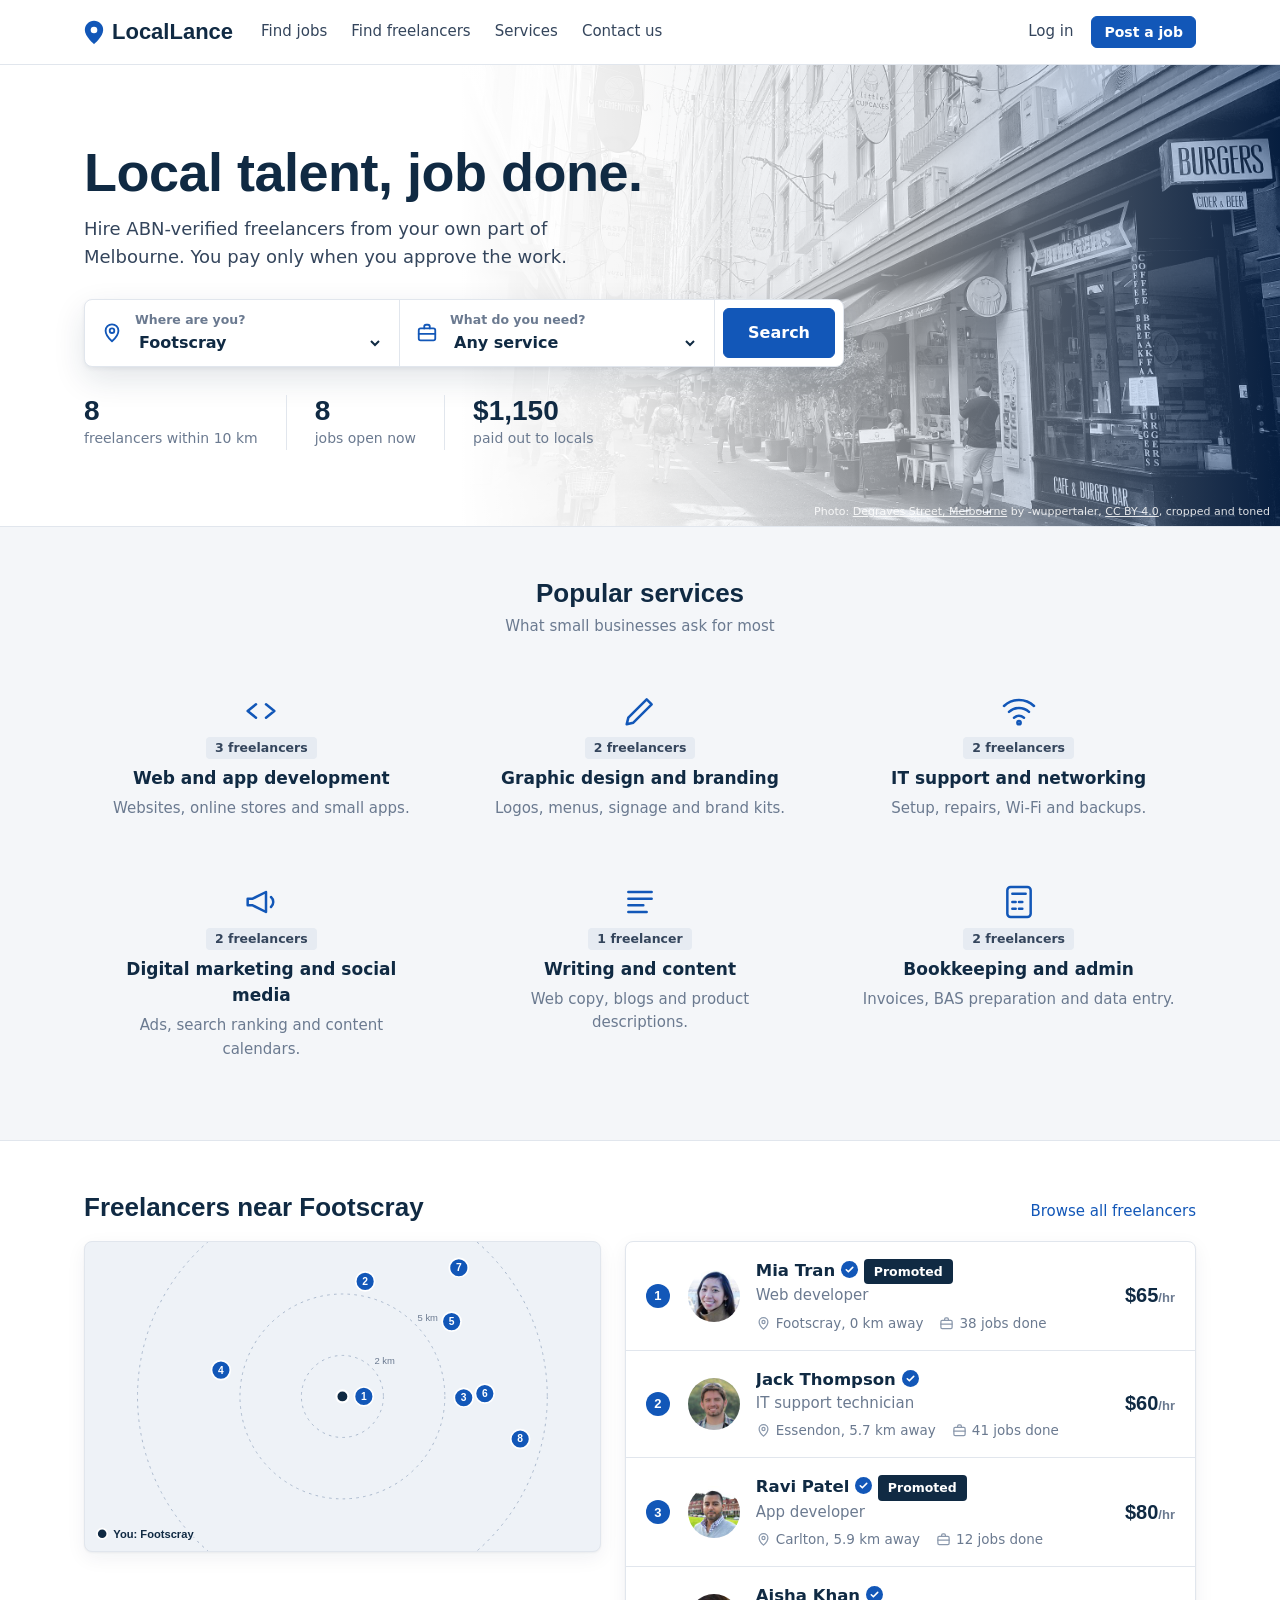
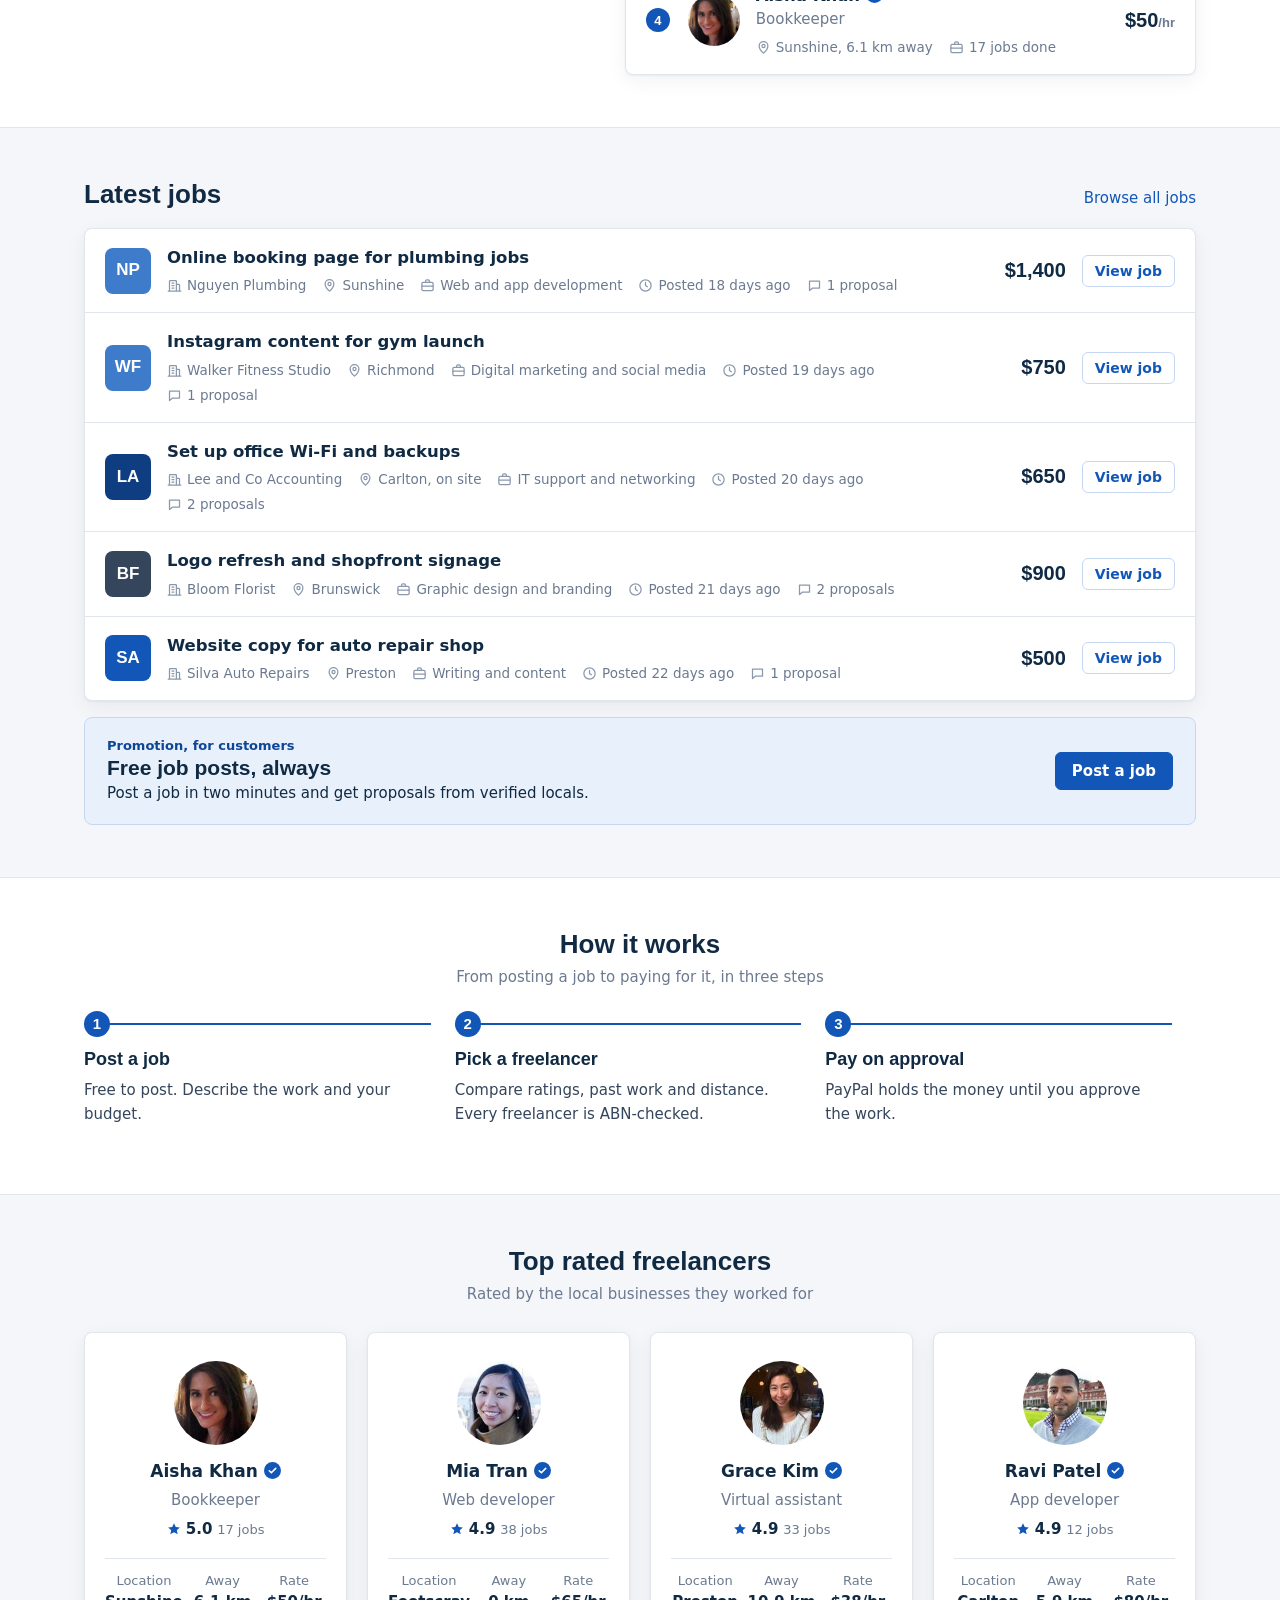
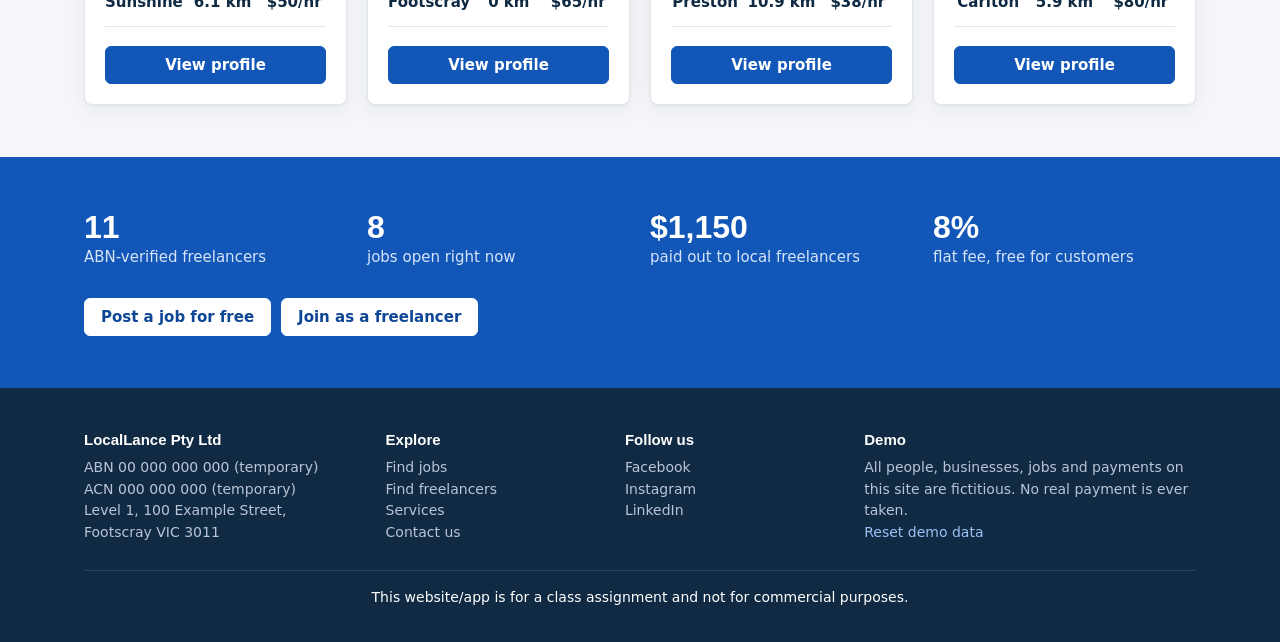
<file: index.html>
<!DOCTYPE html>
<html lang="en">
<head>
<meta charset="utf-8">
<meta name="viewport" content="width=device-width, initial-scale=1">
<title>LocalLance | Local talent, job done</title>
<link rel="stylesheet" href="css/style.css">
</head>
<body>
<div id="site-header"></div>

<main>
  <!-- Hero: choose a suburb and a service. The counters and the "near you" section below update live. -->
  <section class="hero">
    <div class="wrap">
      <h1>Local talent, job done.</h1>
      <p class="lead">Hire ABN-verified freelancers from your own part of Melbourne. You pay only when you approve the work.</p>
      <form class="searchbar" id="finder">
        <label class="seg" id="seg-where"><span class="seg-label">Where are you?</span><select id="finder-suburb"></select></label>
        <label class="seg" id="seg-what"><span class="seg-label">What do you need?</span><select id="finder-service"><option value="">Any service</option></select></label>
        <a class="btn" id="finder-go" href="freelancers.html">Search</a>
      </form>
      <div class="counters" id="counters"></div>
    </div>
    <span class="credit">Photo: <a href="https://commons.wikimedia.org/wiki/File:AUS_Melbourne,_Central_Business_District,_Degraves_Street_001.jpg" target="_blank" rel="noopener">Degraves Street, Melbourne</a> by -wuppertaler, <a href="https://creativecommons.org/licenses/by/4.0/" target="_blank" rel="noopener">CC BY 4.0</a>, cropped and toned</span>
  </section>

  <section class="section">
    <div class="wrap">
      <div class="section-head center"><h2>Popular services</h2><span class="muted">What small businesses ask for most</span></div>
      <div class="cat-grid" id="services"></div>
    </div>
  </section>

  <section class="section alt">
    <div class="wrap">
      <div class="section-head"><h2 id="near-title">Freelancers near you</h2><span class="spacer"></span><a href="freelancers.html">Browse all freelancers</a></div>
      <div class="cols near">
        <div id="hero-map"></div>
        <div id="near-list"></div>
      </div>
    </div>
  </section>

  <section class="section">
    <div class="wrap stack">
      <div class="section-head" style="margin-bottom:2px"><h2>Latest jobs</h2><span class="spacer"></span><a href="jobs.html">Browse all jobs</a></div>
      <div class="list" id="latest-jobs"></div>
      <div id="promo"></div>
    </div>
  </section>

  <section class="section alt">
    <div class="wrap">
      <div class="section-head center"><h2>How it works</h2><span class="muted">From posting a job to paying for it, in three steps</span></div>
      <div class="sequence" style="margin-top:34px">
        <div><h3>Post a job</h3><p>Free to post. Describe the work and your budget.</p></div>
        <div><h3>Pick a freelancer</h3><p>Compare ratings, past work and distance. Every freelancer is ABN-checked.</p></div>
        <div><h3>Pay on approval</h3><p>PayPal holds the money until you approve the work.</p></div>
      </div>
    </div>
  </section>

  <section class="section">
    <div class="wrap">
      <div class="section-head center"><h2>Top rated freelancers</h2><span class="muted">Rated by the local businesses they worked for</span></div>
      <div class="grid c4" id="top-rated"></div>
    </div>
  </section>

  <section class="section band">
    <div class="wrap">
      <div class="grid c4 stats" id="stats"></div>
      <div class="row" style="margin-top:28px">
        <a class="btn light" href="post-job.html">Post a job for free</a>
        <a class="btn light" href="login.html">Join as a freelancer</a>
      </div>
    </div>
  </section>
</main>

<div id="site-footer"></div>
<script src="js/data.js"></script>
<script src="js/store.js"></script>
<script src="js/ui.js"></script>
<script src="js/home.js"></script>
</body>
</html>
</file>
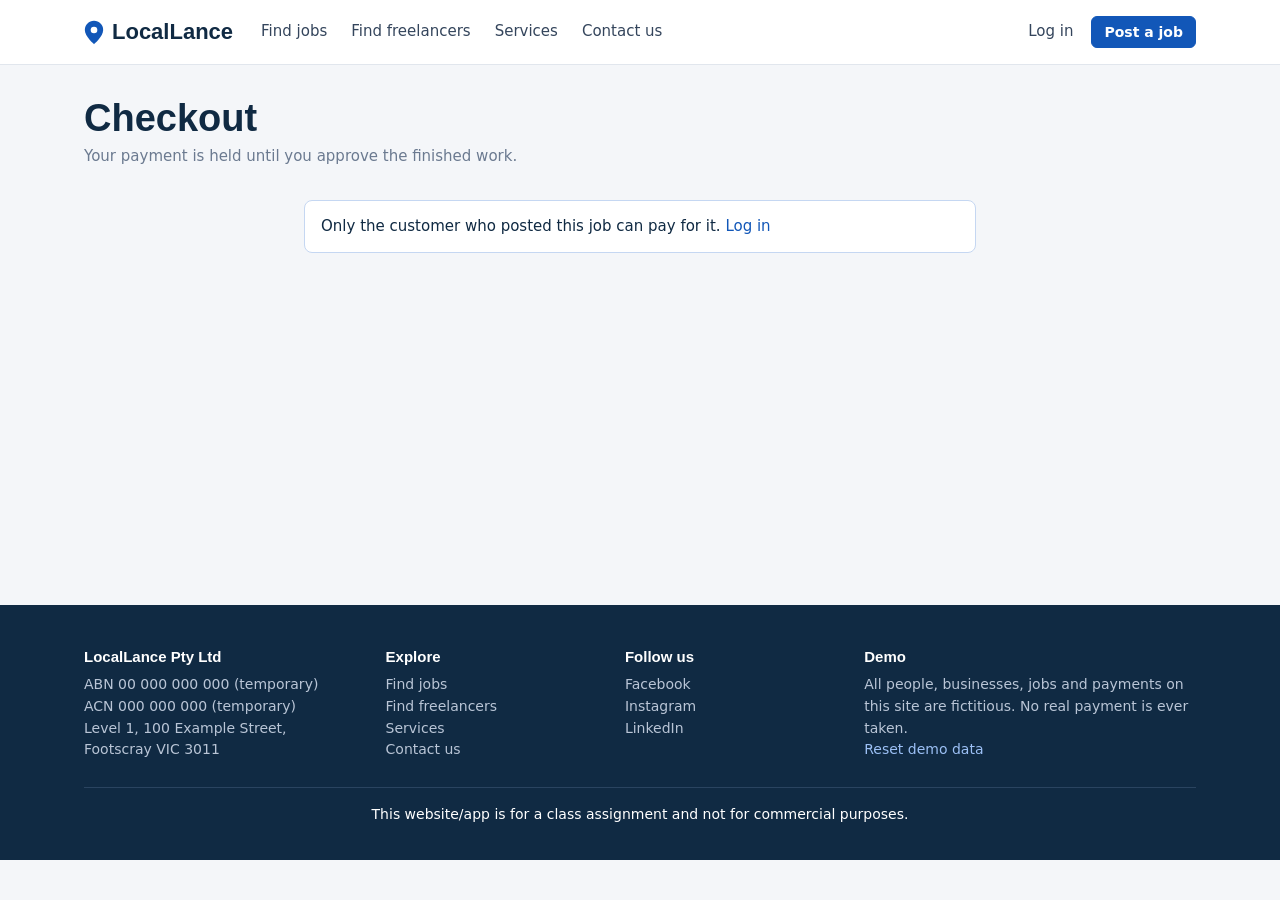
<file: checkout.html>
<!DOCTYPE html>
<html lang="en">
<head>
<meta charset="utf-8">
<meta name="viewport" content="width=device-width, initial-scale=1">
<title>Checkout | LocalLance</title>
<link rel="stylesheet" href="css/style.css">
</head>
<body>
<div id="site-header"></div>

<main>
  <div class="wrap page-title">
    <h1>Checkout</h1>
    <p class="muted">Your payment is held until you approve the finished work.</p>
  </div>
  <div class="wrap" style="max-width:720px" id="checkout"></div>
</main>

<div id="site-footer"></div>
<script src="js/data.js"></script>
<script src="js/store.js"></script>
<script src="js/ui.js"></script>
<script src="js/checkout.js"></script>
</body>
</html>
</file>
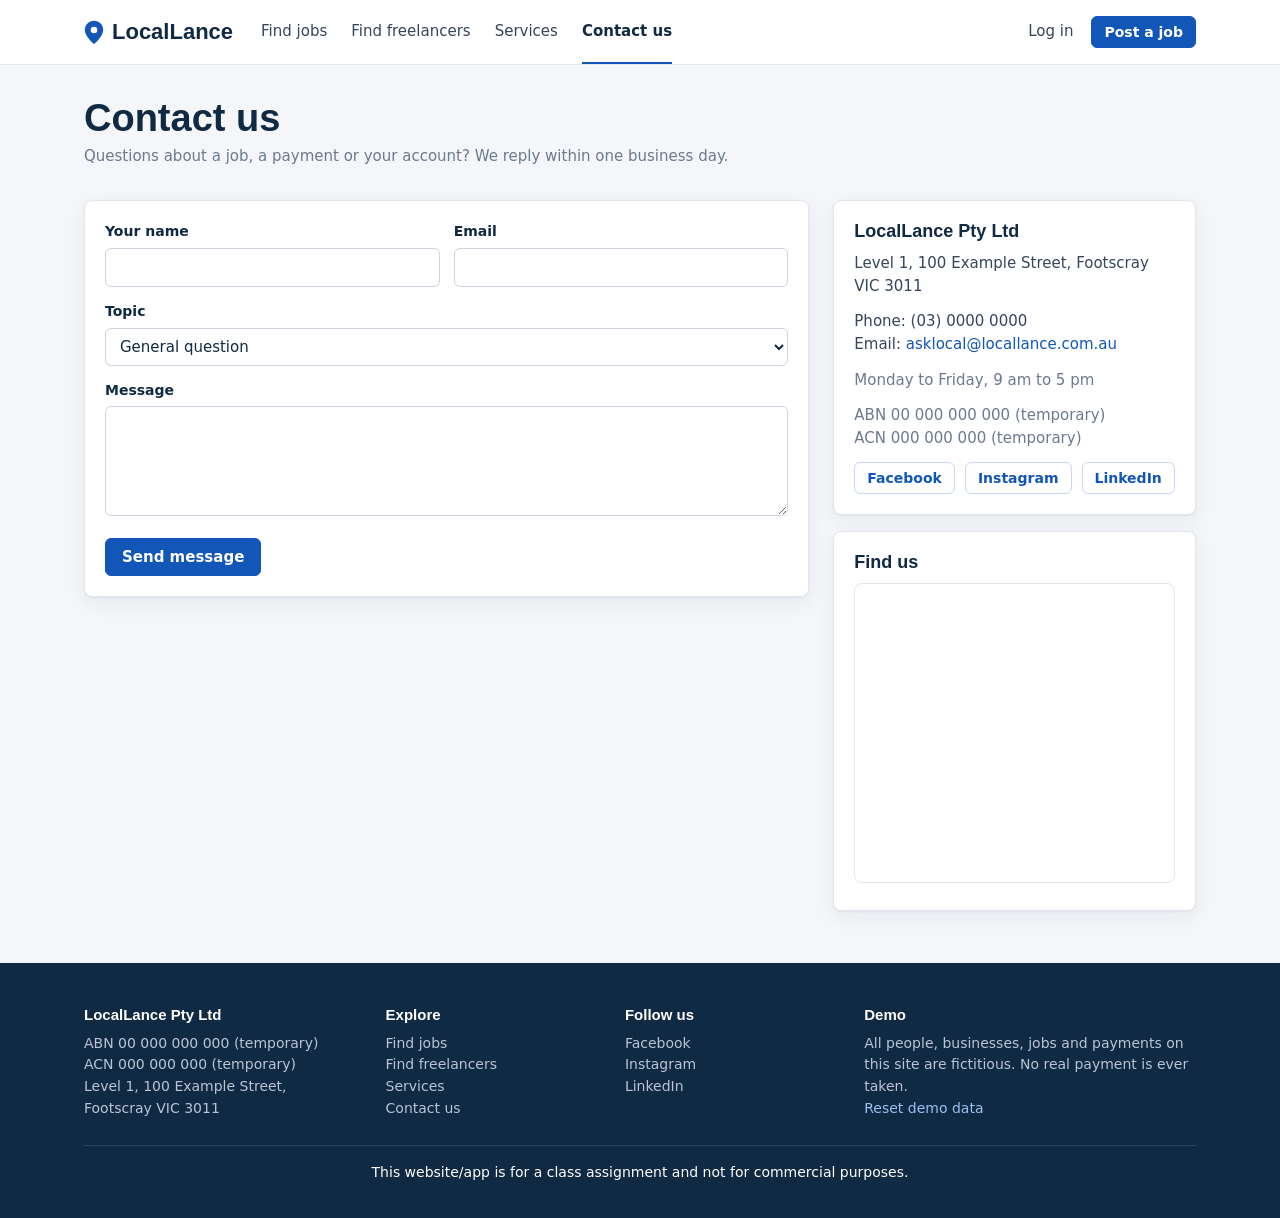
<file: contact.html>
<!DOCTYPE html>
<html lang="en">
<head>
<meta charset="utf-8">
<meta name="viewport" content="width=device-width, initial-scale=1">
<title>Contact us | LocalLance</title>
<link rel="stylesheet" href="css/style.css">
</head>
<body>
<div id="site-header"></div>

<main>
  <div class="wrap page-title">
    <h1>Contact us</h1>
    <p class="muted">Questions about a job, a payment or your account? We reply within one business day.</p>
  </div>
  <div class="wrap cols">
    <div id="form-holder">
      <form class="card" id="contact-form">
        <div class="field-row">
          <div class="field"><label for="name">Your name</label><input type="text" id="name" required></div>
          <div class="field"><label for="email">Email</label><input type="email" id="email" required></div>
        </div>
        <div class="field"><label for="topic">Topic</label>
          <select id="topic">
            <option>General question</option>
            <option>Help with a job</option>
            <option>Payments and refunds</option>
            <option>Report a problem with a freelancer or customer</option>
            <option>Advertising and promoted listings</option>
          </select>
        </div>
        <div class="field"><label for="message">Message</label><textarea id="message" required></textarea></div>
        <button class="btn" type="submit">Send message</button>
      </form>
    </div>
    <div class="stack">
      <div class="card" id="details"></div>
      <div class="card">
        <h3>Find us</h3>
        <iframe class="map-frame" id="office-map" title="Map showing the LocalLance office" loading="lazy"></iframe>
      </div>
    </div>
  </div>
</main>

<div id="site-footer"></div>
<script src="js/data.js"></script>
<script src="js/store.js"></script>
<script src="js/ui.js"></script>
<script src="js/contact.js"></script>
</body>
</html>
</file>
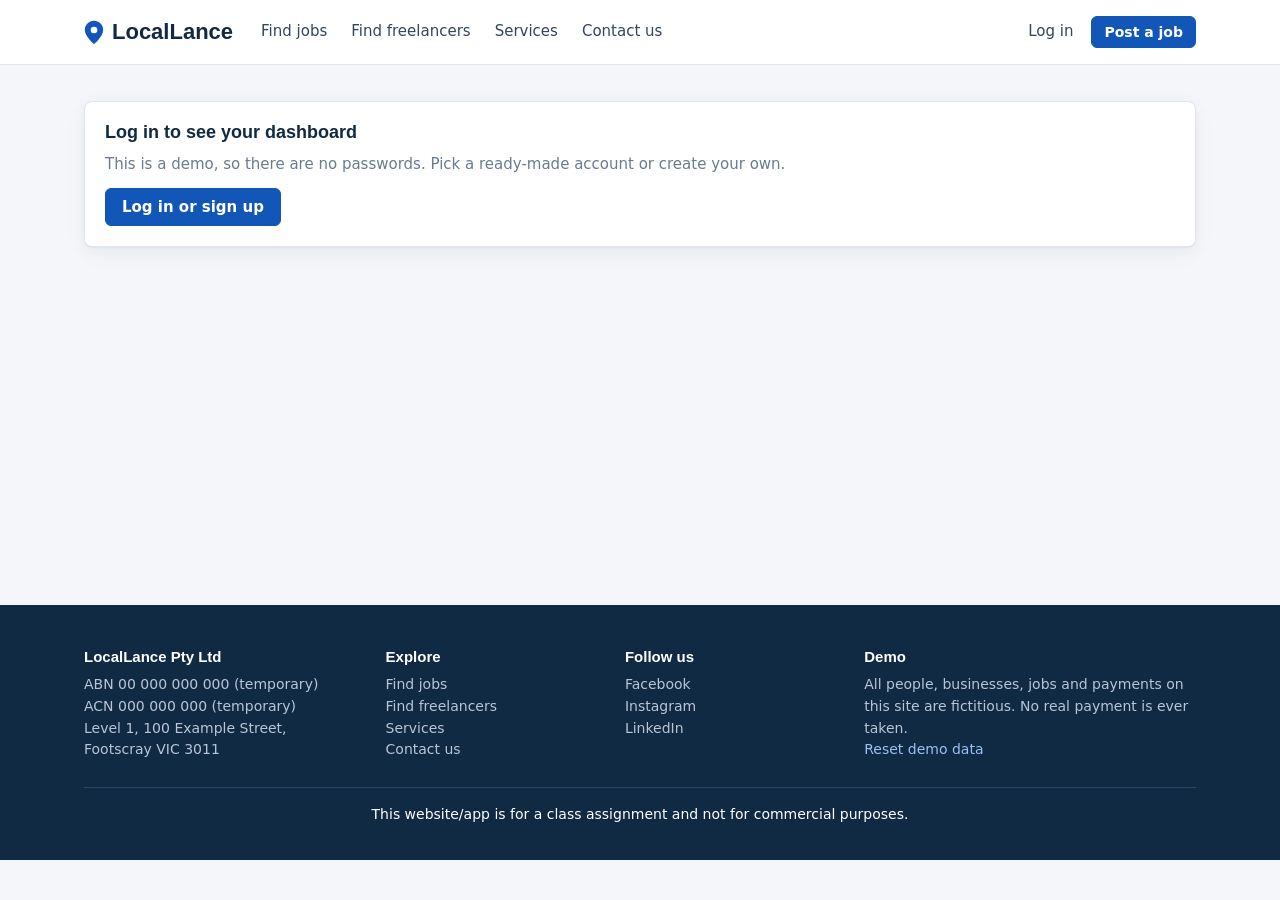
<file: dashboard.html>
<!DOCTYPE html>
<html lang="en">
<head>
<meta charset="utf-8">
<meta name="viewport" content="width=device-width, initial-scale=1">
<title>Dashboard | LocalLance</title>
<link rel="stylesheet" href="css/style.css">
</head>
<body>
<div id="site-header"></div>

<main>
  <div class="wrap stack" style="padding-top:36px" id="dashboard"></div>
</main>

<div id="site-footer"></div>
<script src="js/data.js"></script>
<script src="js/store.js"></script>
<script src="js/ui.js"></script>
<script src="js/dashboard.js"></script>
</body>
</html>
</file>
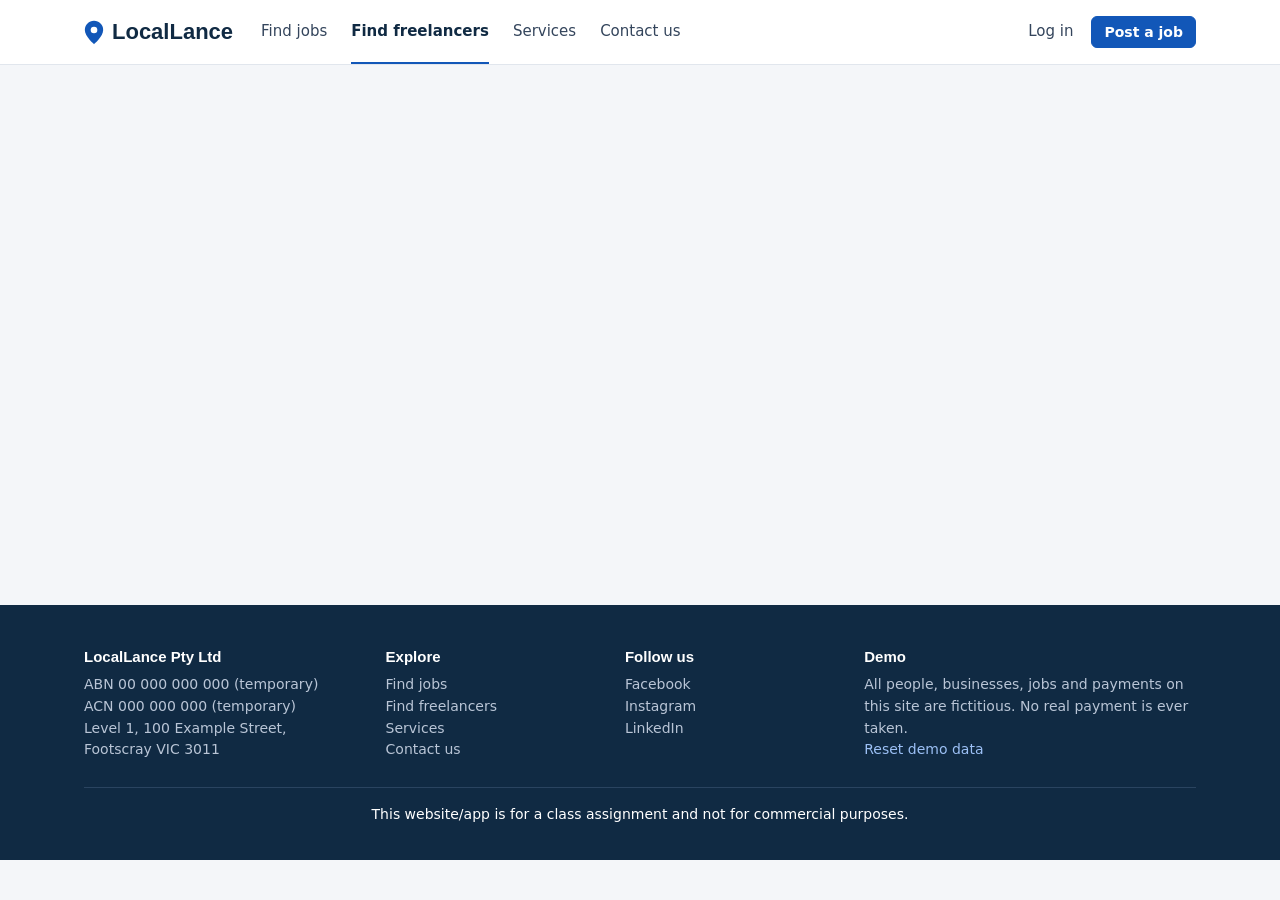
<file: freelancer.html>
<!DOCTYPE html>
<html lang="en">
<head>
<meta charset="utf-8">
<meta name="viewport" content="width=device-width, initial-scale=1">
<title>Freelancer profile | LocalLance</title>
<link rel="stylesheet" href="css/style.css">
</head>
<body>
<div id="site-header"></div>

<main>
  <div class="wrap cols" style="padding-top:36px">
    <div class="stack" id="profile"></div>
    <div class="stack" id="side"></div>
  </div>
</main>

<div id="site-footer"></div>
<script src="js/data.js"></script>
<script src="js/store.js"></script>
<script src="js/ui.js"></script>
<script src="js/freelancer.js"></script>
</body>
</html>
</file>
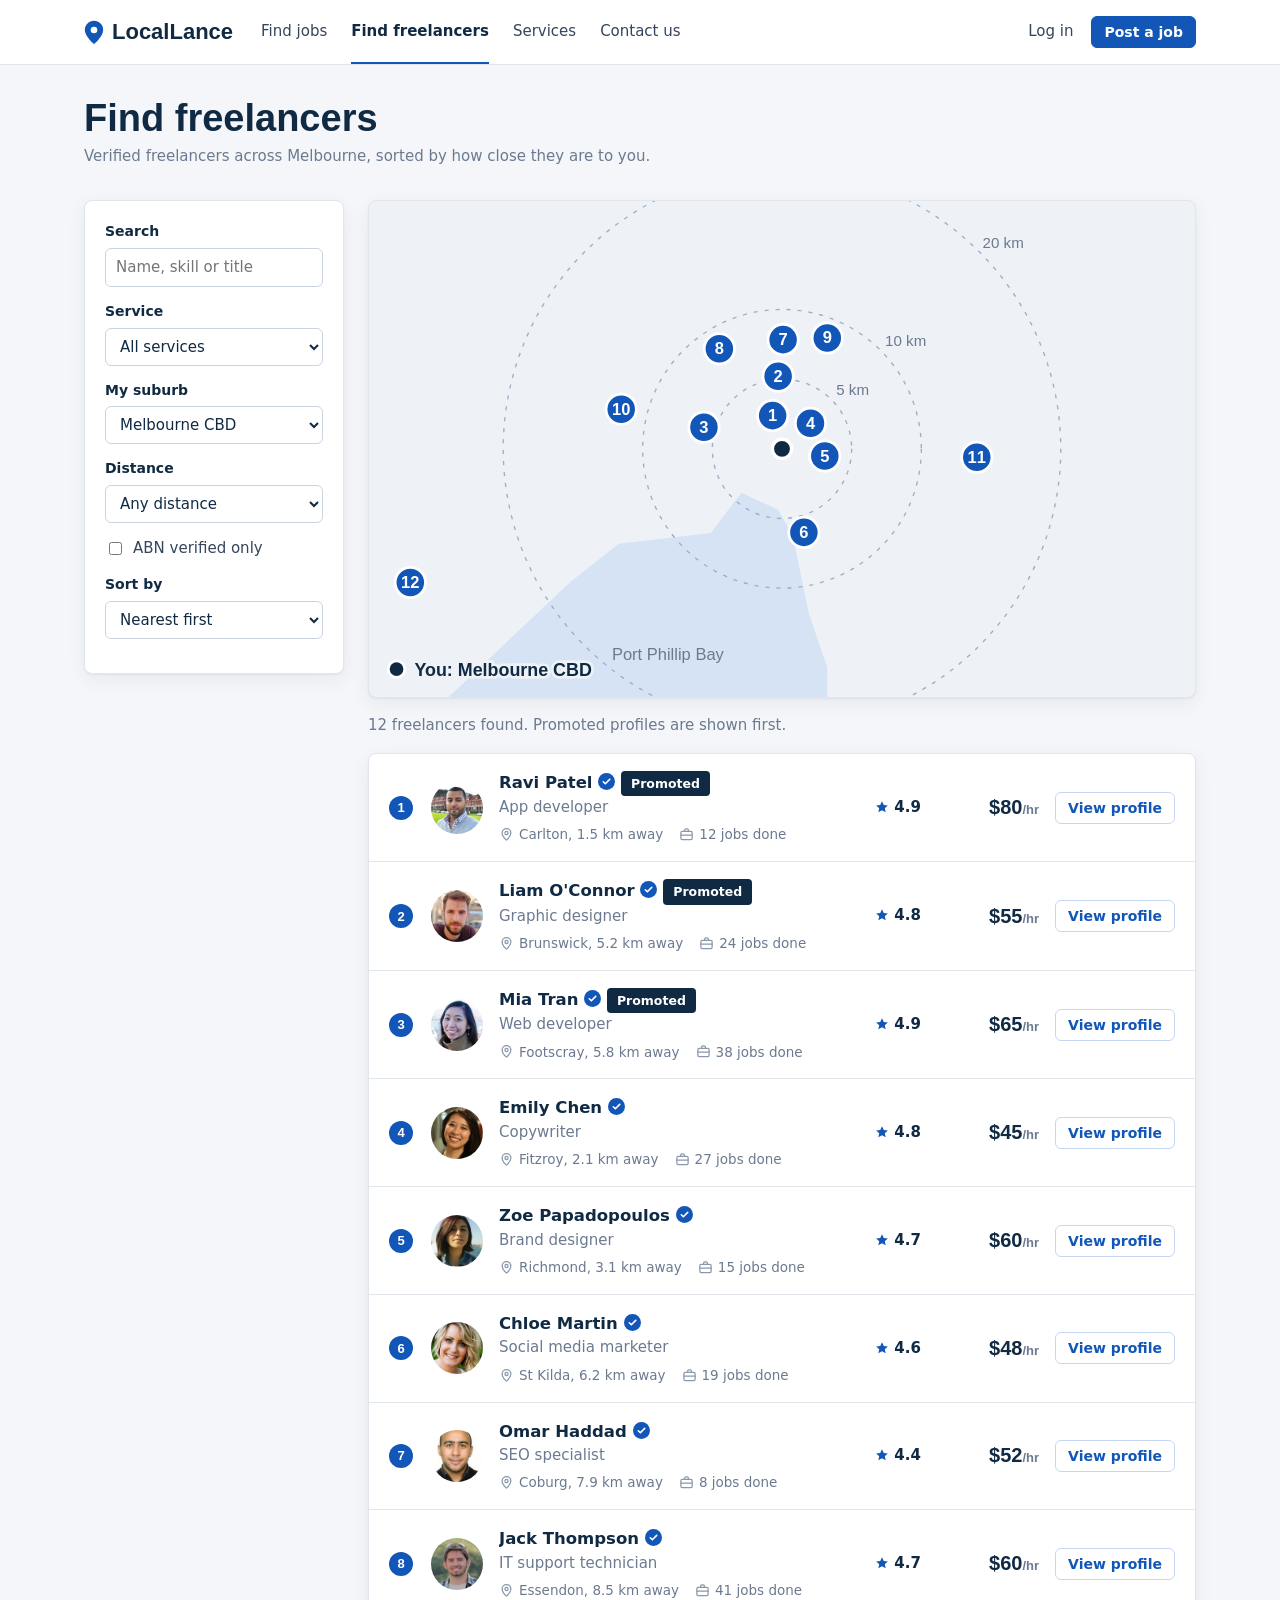
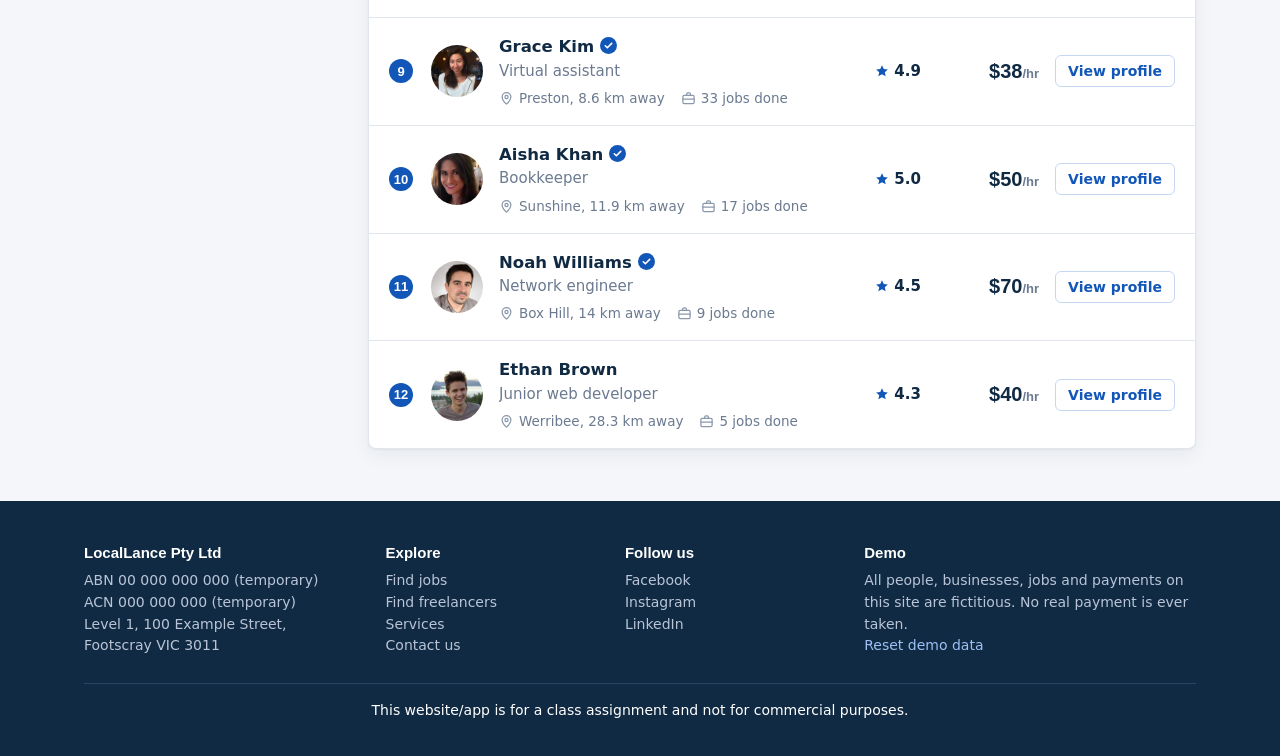
<file: freelancers.html>
<!DOCTYPE html>
<html lang="en">
<head>
<meta charset="utf-8">
<meta name="viewport" content="width=device-width, initial-scale=1">
<title>Find freelancers | LocalLance</title>
<link rel="stylesheet" href="css/style.css">
</head>
<body>
<div id="site-header"></div>

<main>
  <div class="wrap page-title">
    <h1>Find freelancers</h1>
    <p class="muted">Verified freelancers across Melbourne, sorted by how close they are to you.</p>
  </div>
  <div class="wrap cols side-left">
    <form class="card" id="filters">
      <div class="field"><label for="f-text">Search</label><input type="search" id="f-text" placeholder="Name, skill or title"></div>
      <div class="field"><label for="f-category">Service</label><select id="f-category"><option value="">All services</option></select></div>
      <div class="field"><label for="f-from">My suburb</label><select id="f-from"></select></div>
      <div class="field"><label for="f-km">Distance</label><select id="f-km"><option value="">Any distance</option><option value="5">Within 5 km</option><option value="10">Within 10 km</option><option value="20">Within 20 km</option></select></div>
      <div class="field"><label class="check"><input type="checkbox" id="f-verified"> ABN verified only</label></div>
      <div class="field"><label for="f-sort">Sort by</label><select id="f-sort"><option value="near">Nearest first</option><option value="rating">Highest rated</option><option value="rate">Lowest hourly rate</option></select></div>
    </form>
    <div class="stack">
      <div id="map-holder"></div>
      <div class="muted" id="count"></div>
      <div id="freelancer-list"></div>
    </div>
  </div>
</main>

<div id="site-footer"></div>
<script src="js/data.js"></script>
<script src="js/store.js"></script>
<script src="js/ui.js"></script>
<script src="js/freelancers.js"></script>
</body>
</html>
</file>
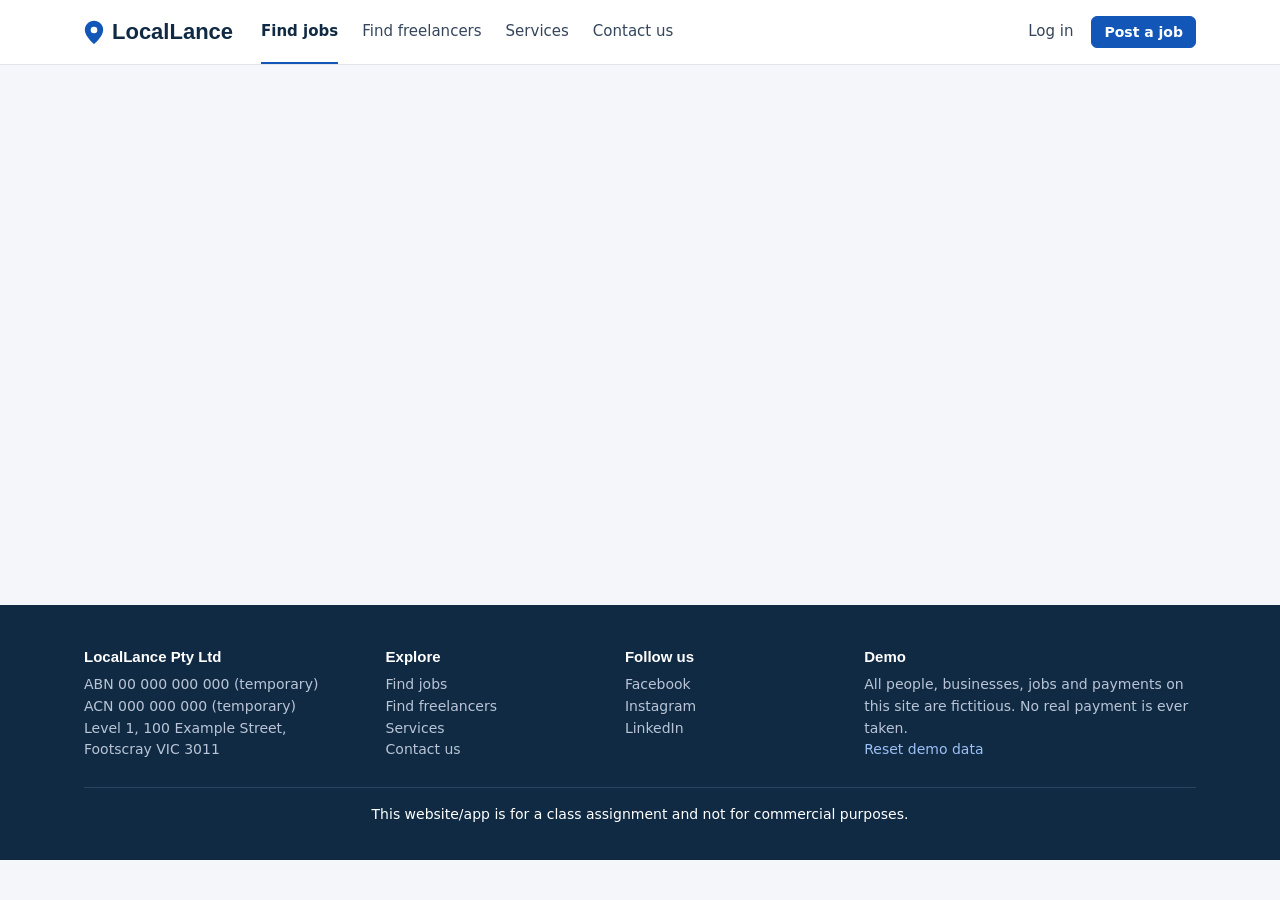
<file: job.html>
<!DOCTYPE html>
<html lang="en">
<head>
<meta charset="utf-8">
<meta name="viewport" content="width=device-width, initial-scale=1">
<title>Job | LocalLance</title>
<link rel="stylesheet" href="css/style.css">
</head>
<body>
<div id="site-header"></div>

<main>
  <div class="wrap cols" style="padding-top:36px">
    <div class="stack" id="job-main"></div>
    <div class="stack" id="job-side"></div>
  </div>
</main>

<div id="site-footer"></div>
<script src="js/data.js"></script>
<script src="js/store.js"></script>
<script src="js/ui.js"></script>
<script src="js/job.js"></script>
</body>
</html>
</file>
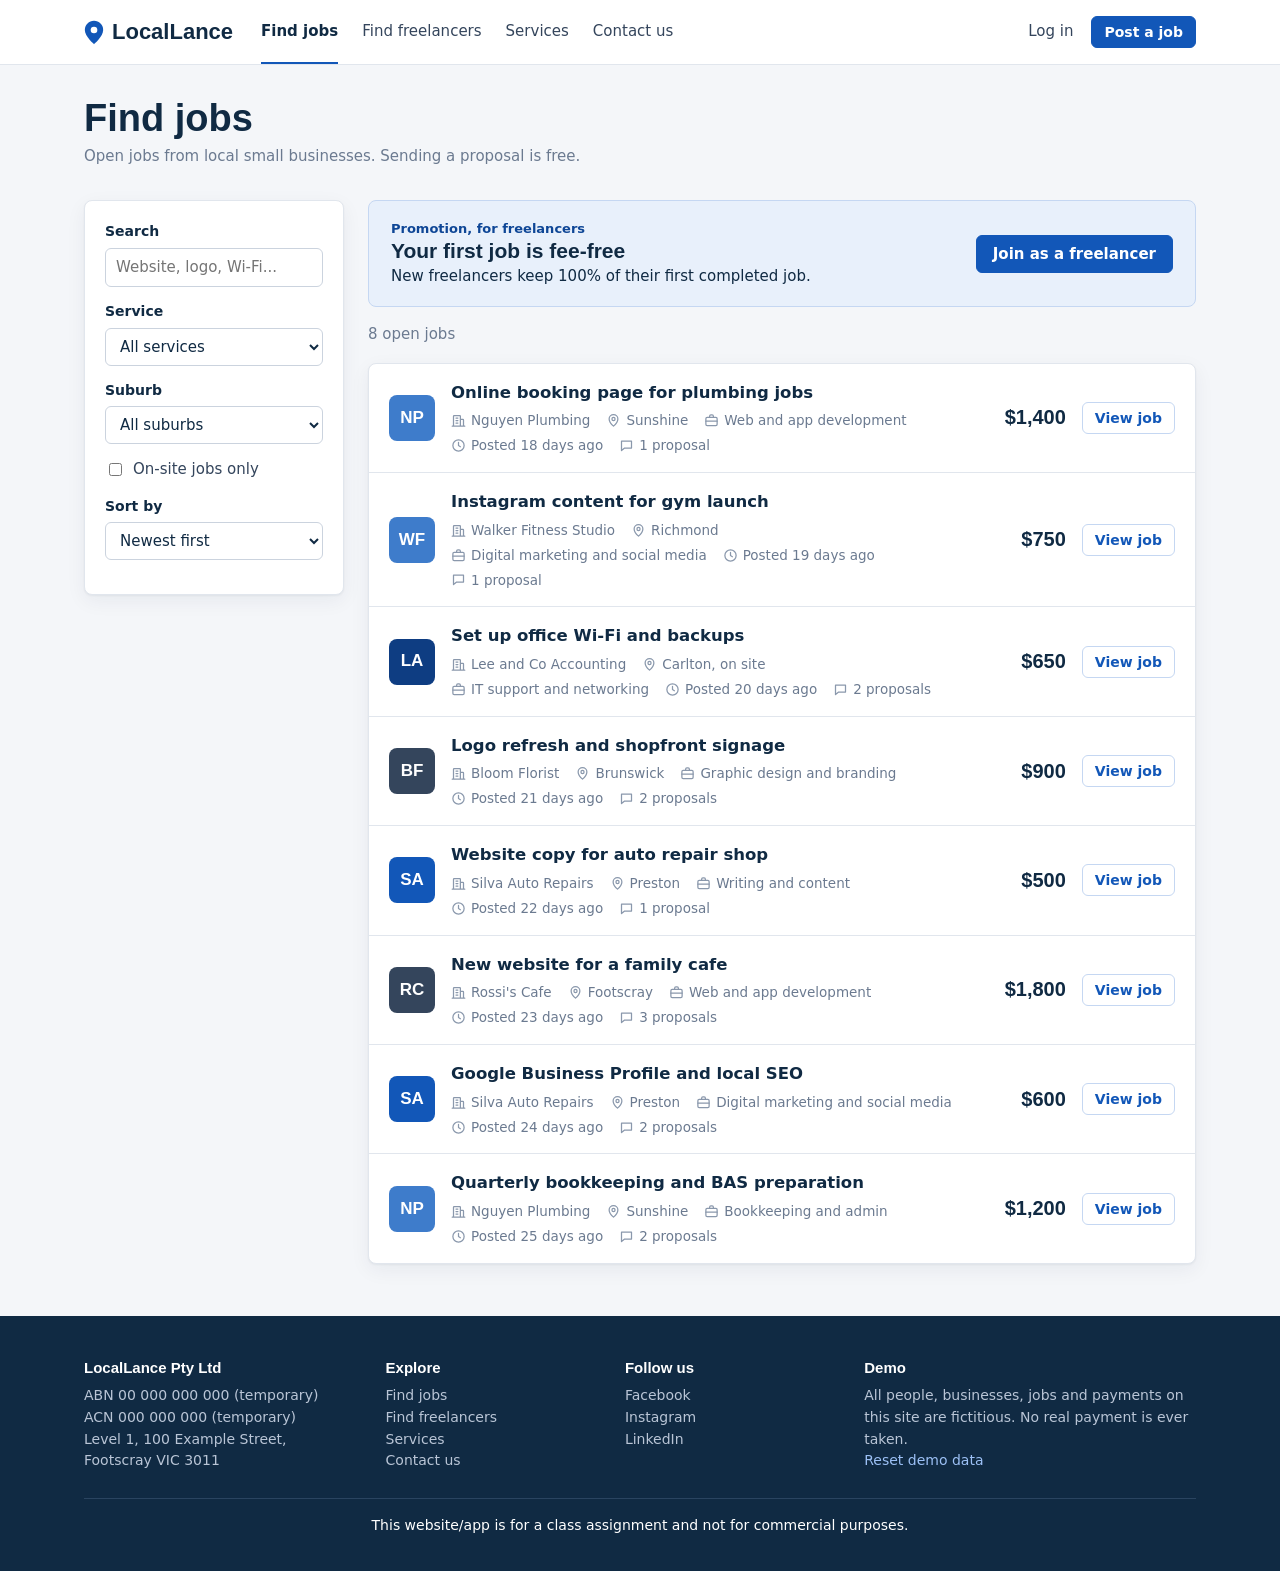
<file: jobs.html>
<!DOCTYPE html>
<html lang="en">
<head>
<meta charset="utf-8">
<meta name="viewport" content="width=device-width, initial-scale=1">
<title>Find jobs | LocalLance</title>
<link rel="stylesheet" href="css/style.css">
</head>
<body>
<div id="site-header"></div>

<main>
  <div class="wrap page-title">
    <h1>Find jobs</h1>
    <p class="muted">Open jobs from local small businesses. Sending a proposal is free.</p>
  </div>
  <div class="wrap cols side-left">
    <form class="card" id="filters">
      <div class="field"><label for="f-text">Search</label><input type="search" id="f-text" placeholder="Website, logo, Wi-Fi..."></div>
      <div class="field"><label for="f-category">Service</label><select id="f-category"><option value="">All services</option></select></div>
      <div class="field"><label for="f-suburb">Suburb</label><select id="f-suburb"><option value="">All suburbs</option></select></div>
      <div class="field"><label class="check"><input type="checkbox" id="f-onsite"> On-site jobs only</label></div>
      <div class="field"><label for="f-sort">Sort by</label><select id="f-sort"><option value="new">Newest first</option><option value="budget">Highest budget</option></select></div>
    </form>
    <div class="stack">
      <div id="promo"></div>
      <div class="muted" id="count"></div>
      <div id="job-list"></div>
    </div>
  </div>
</main>

<div id="site-footer"></div>
<script src="js/data.js"></script>
<script src="js/store.js"></script>
<script src="js/ui.js"></script>
<script src="js/jobs.js"></script>
</body>
</html>
</file>
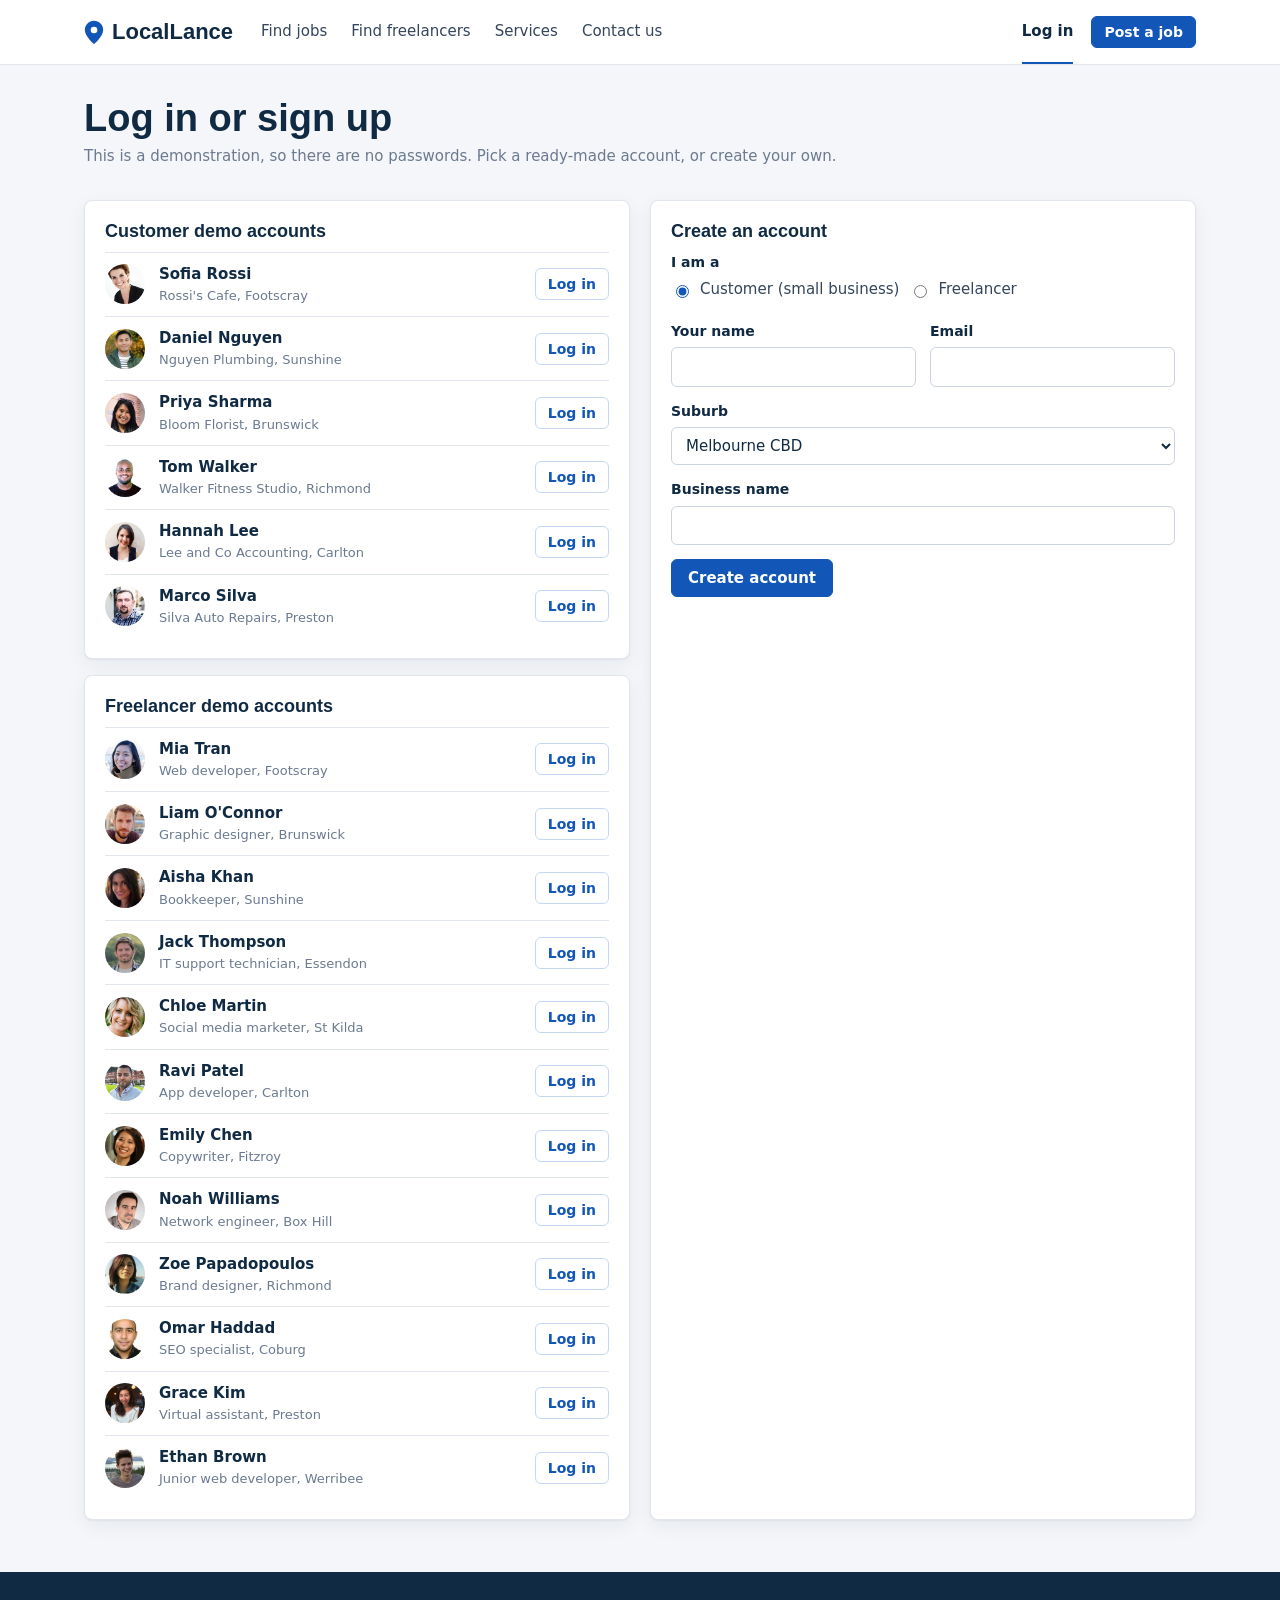
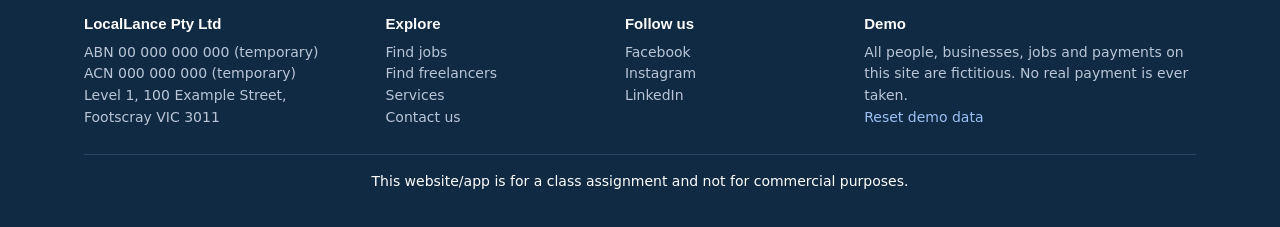
<file: login.html>
<!DOCTYPE html>
<html lang="en">
<head>
<meta charset="utf-8">
<meta name="viewport" content="width=device-width, initial-scale=1">
<title>Log in | LocalLance</title>
<link rel="stylesheet" href="css/style.css">
</head>
<body>
<div id="site-header"></div>

<main>
  <div class="wrap page-title">
    <h1>Log in or sign up</h1>
    <p class="muted">This is a demonstration, so there are no passwords. Pick a ready-made account, or create your own.</p>
  </div>
  <div class="wrap grid c2">
    <div class="stack">
      <div class="card"><h3>Customer demo accounts</h3><div id="demo-customers"></div></div>
      <div class="card"><h3>Freelancer demo accounts</h3><div id="demo-freelancers"></div></div>
    </div>
    <form class="card" id="signup-form">
      <h3>Create an account</h3>
      <div class="field">
        <label>I am a</label>
        <div class="row">
          <label class="check"><input type="radio" name="role" value="customer" checked> Customer (small business)</label>
          <label class="check"><input type="radio" name="role" value="freelancer"> Freelancer</label>
        </div>
      </div>
      <div class="field-row">
        <div class="field"><label for="name">Your name</label><input type="text" id="name" required></div>
        <div class="field"><label for="email">Email</label><input type="email" id="email" required></div>
      </div>
      <div class="field"><label for="suburb">Suburb</label><select id="suburb"></select></div>

      <div id="customer-fields">
        <div class="field"><label for="business">Business name</label><input type="text" id="business"></div>
      </div>

      <div id="freelancer-fields" class="hidden">
        <div class="field-row">
          <div class="field"><label for="title">Job title</label><input type="text" id="title" placeholder="e.g. Web developer"></div>
          <div class="field"><label for="category">Main service</label><select id="category"></select></div>
        </div>
        <div class="field-row">
          <div class="field"><label for="rate">Hourly rate (AUD)</label><input type="number" id="rate" step="0.01" value="50"></div>
          <div class="field"><label for="abn">ABN (11 digits)</label><input type="text" id="abn" placeholder="00 000 000 000"></div>
        </div>
        <p class="hint" id="rate-hint"></p>
        <p class="hint">An 11-digit ABN is marked as verified. In the real product it would be checked against ABN Lookup.</p>
        <div class="field"><label for="bio">About you</label><textarea id="bio" placeholder="What do you do, and for whom?"></textarea></div>
      </div>

      <button class="btn" type="submit">Create account</button>
    </form>
  </div>
</main>

<div id="site-footer"></div>
<script src="js/data.js"></script>
<script src="js/store.js"></script>
<script src="js/ui.js"></script>
<script src="js/login.js"></script>
</body>
</html>
</file>
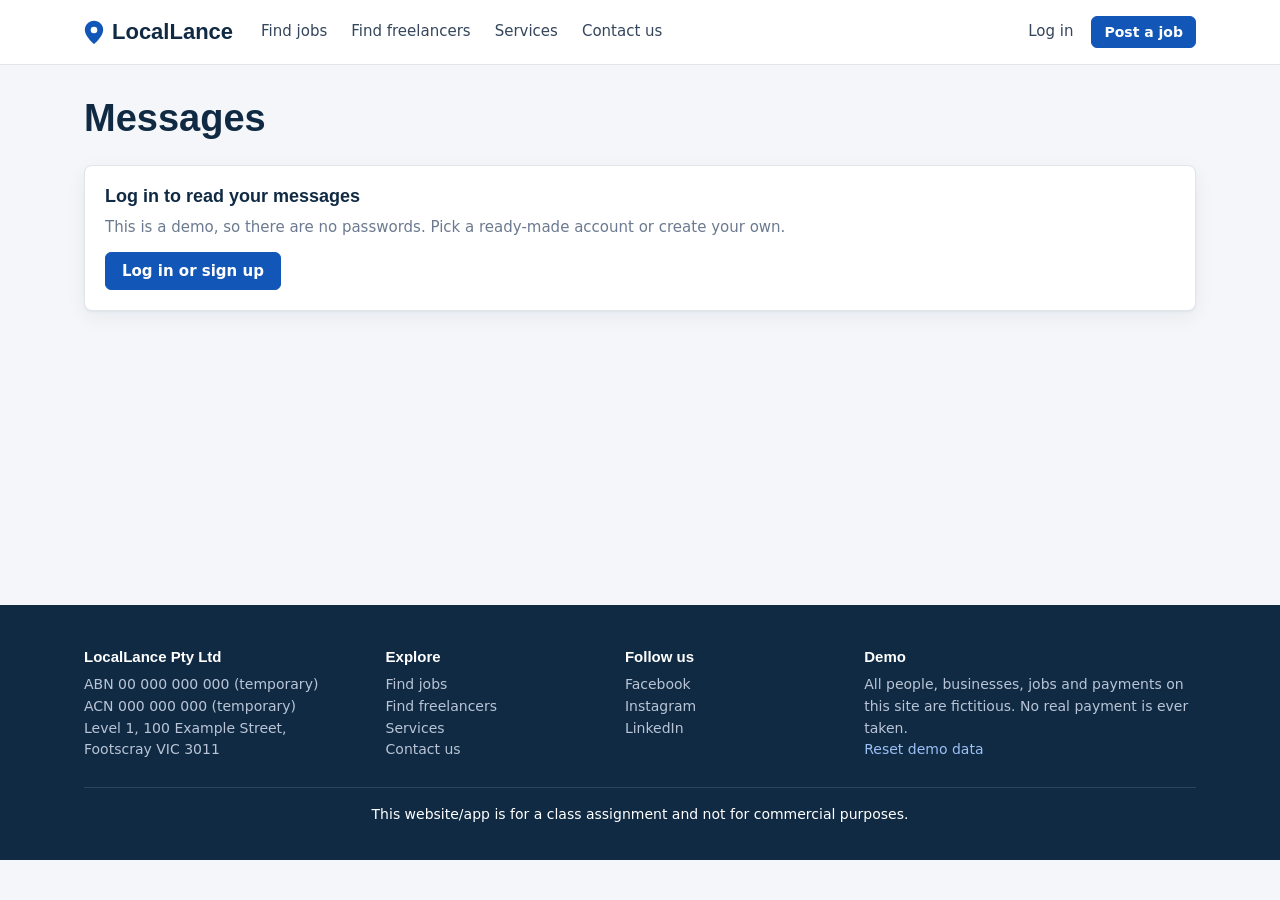
<file: messages.html>
<!DOCTYPE html>
<html lang="en">
<head>
<meta charset="utf-8">
<meta name="viewport" content="width=device-width, initial-scale=1">
<title>Messages | LocalLance</title>
<link rel="stylesheet" href="css/style.css">
</head>
<body>
<div id="site-header"></div>

<main>
  <div class="wrap page-title"><h1>Messages</h1></div>
  <div class="wrap" id="messages"></div>
</main>

<div id="site-footer"></div>
<script src="js/data.js"></script>
<script src="js/store.js"></script>
<script src="js/ui.js"></script>
<script src="js/messages.js"></script>
</body>
</html>
</file>
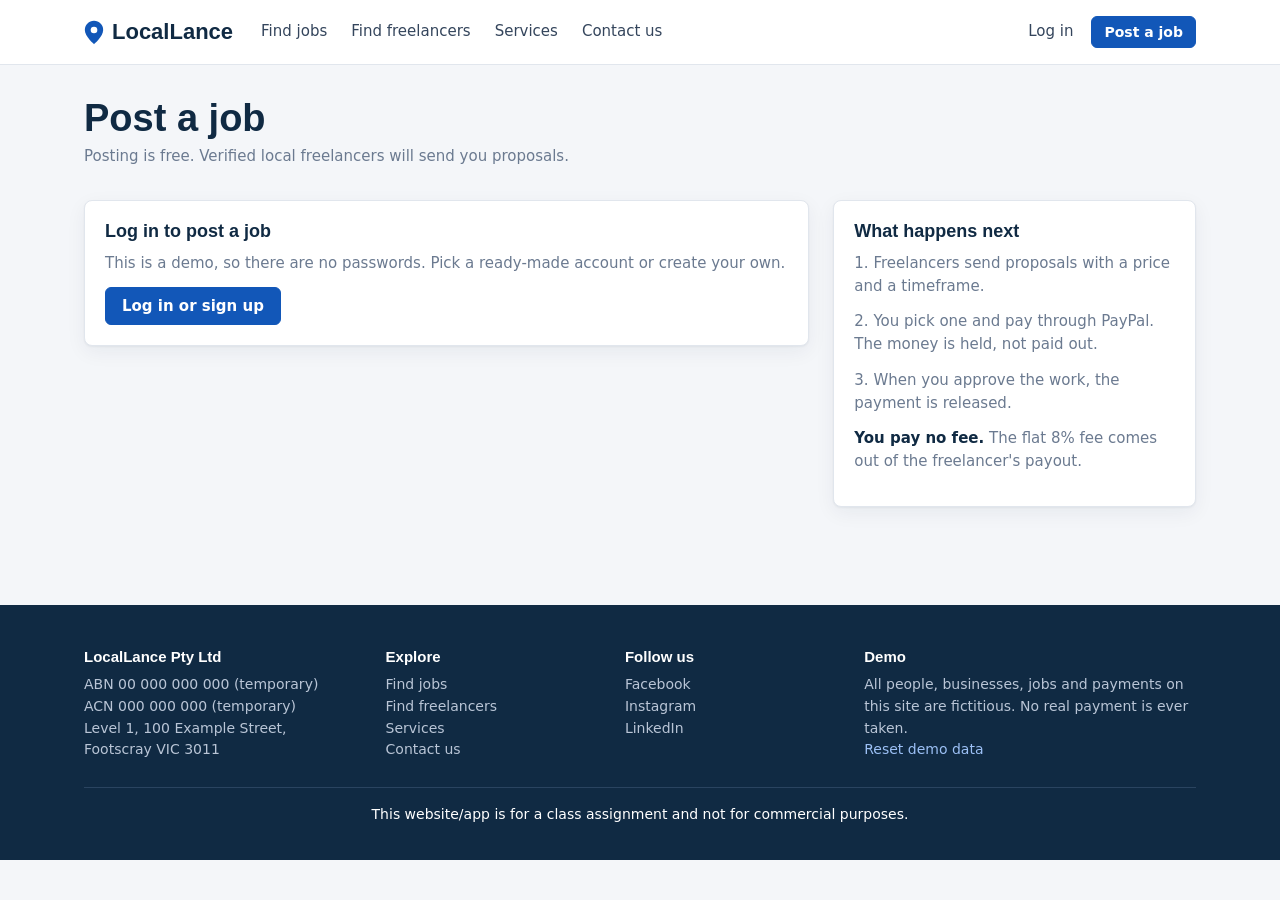
<file: post-job.html>
<!DOCTYPE html>
<html lang="en">
<head>
<meta charset="utf-8">
<meta name="viewport" content="width=device-width, initial-scale=1">
<title>Post a job | LocalLance</title>
<link rel="stylesheet" href="css/style.css">
</head>
<body>
<div id="site-header"></div>

<main>
  <div class="wrap page-title">
    <h1 id="page-heading">Post a job</h1>
    <p class="muted" id="page-lead">Posting is free. Verified local freelancers will send you proposals.</p>
  </div>
  <div class="wrap cols">
    <div id="form-holder">
      <form class="card" id="job-form">
        <div class="field"><label for="title">Job title</label><input type="text" id="title" required placeholder="e.g. New website for my cafe"></div>
        <div class="field-row">
          <div class="field"><label for="category">Service</label><select id="category" required></select></div>
          <div class="field"><label for="budget">Budget (AUD)</label><input type="number" id="budget" required min="50" step="10" placeholder="800"></div>
        </div>
        <div class="field"><label for="description">What do you need done?</label><textarea id="description" required placeholder="Describe the work, what you already have, and anything the freelancer should know."></textarea></div>
        <div class="field-row">
          <div class="field"><label for="suburb">Suburb</label><select id="suburb" required></select></div>
          <div class="field"><label for="deadline">Needed by</label><input type="date" id="deadline" required></div>
        </div>
        <div class="field"><label class="check"><input type="checkbox" id="onsite"> The freelancer needs to come on site</label></div>
        <button class="btn" type="submit" id="submit-btn">Post job</button>
      </form>
    </div>
    <div class="card">
      <h3>What happens next</h3>
      <p class="muted">1. Freelancers send proposals with a price and a timeframe.</p>
      <p class="muted">2. You pick one and pay through PayPal. The money is held, not paid out.</p>
      <p class="muted">3. When you approve the work, the payment is released.</p>
      <p><b>You pay no fee.</b> <span class="muted">The flat 8% fee comes out of the freelancer's payout.</span></p>
    </div>
  </div>
</main>

<div id="site-footer"></div>
<script src="js/data.js"></script>
<script src="js/store.js"></script>
<script src="js/ui.js"></script>
<script src="js/post-job.js"></script>
</body>
</html>
</file>
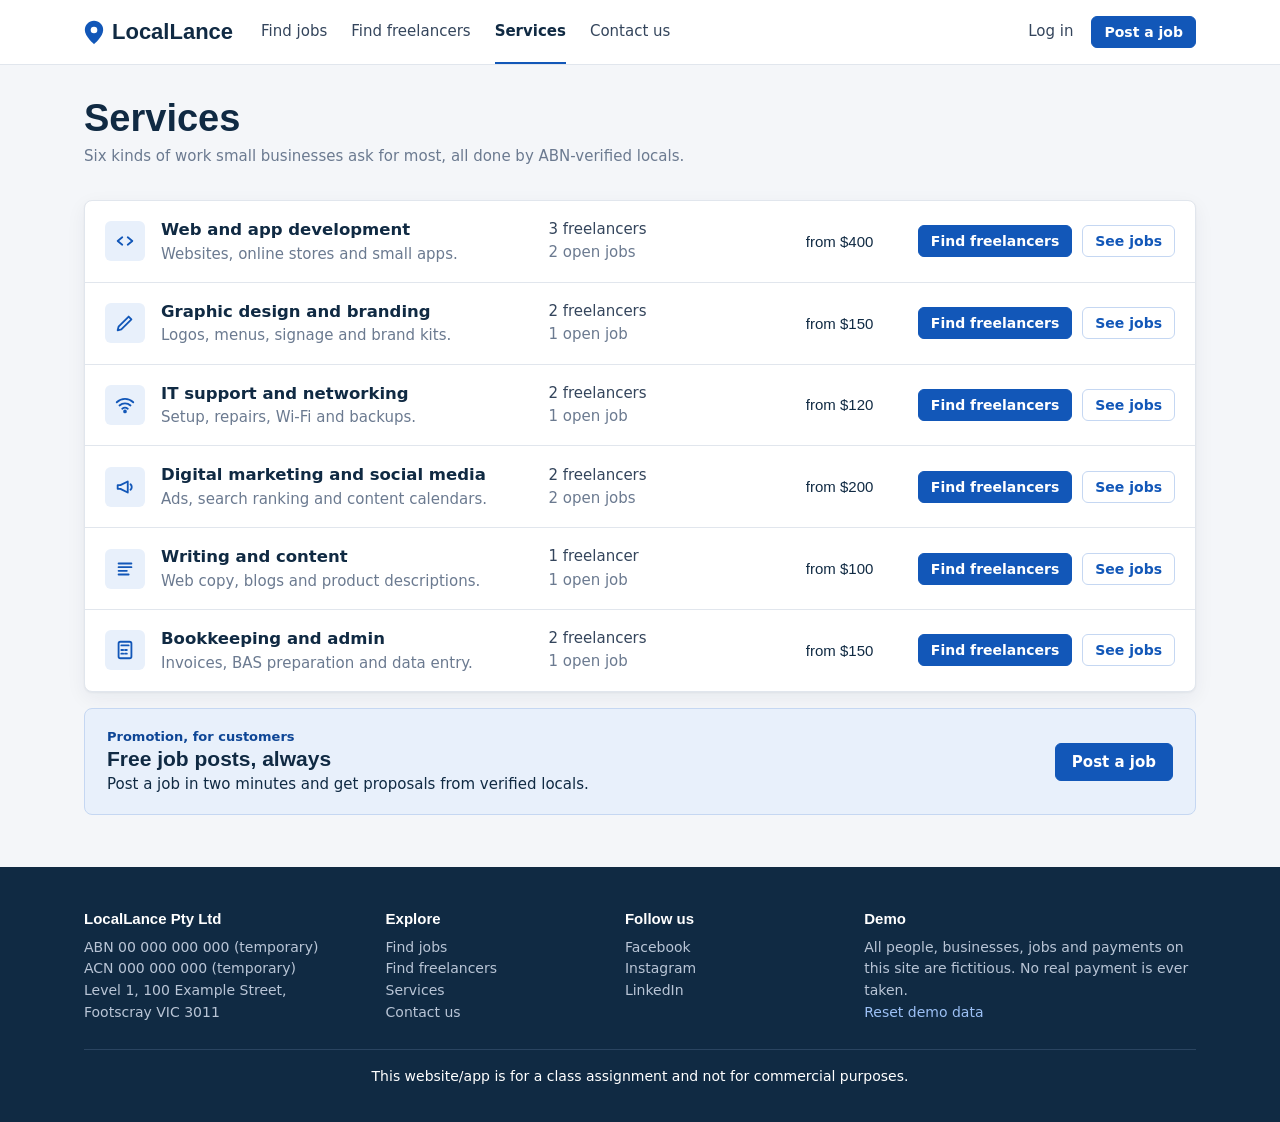
<file: services.html>
<!DOCTYPE html>
<html lang="en">
<head>
<meta charset="utf-8">
<meta name="viewport" content="width=device-width, initial-scale=1">
<title>Services | LocalLance</title>
<link rel="stylesheet" href="css/style.css">
</head>
<body>
<div id="site-header"></div>

<main>
  <div class="wrap page-title">
    <h1>Services</h1>
    <p class="muted">Six kinds of work small businesses ask for most, all done by ABN-verified locals.</p>
  </div>
  <div class="wrap stack">
    <div class="list" id="service-list"></div>
    <div id="promo"></div>
  </div>
</main>

<div id="site-footer"></div>
<script src="js/data.js"></script>
<script src="js/store.js"></script>
<script src="js/ui.js"></script>
<script src="js/services.js"></script>
</body>
</html>
</file>
<file: css/style.css>
/* LocalLance styles. One file for the whole site.
   Palette: blue, white and gray. Blue is only used for things you can click and for states. */

:root {
  --ink: #102A43;        /* headings and strong text */
  --ink-2: #34455C;      /* body text */
  --muted: #6B7A90;      /* secondary text */
  --line: #E1E6ED;       /* borders and rules */
  --bg: #F4F6F9;         /* page background */
  --surface: #FFFFFF;
  --blue: #1257B8;
  --blue-dark: #0E4696;
  --blue-tint: #E8F0FB;
  --blue-line: #C5D7F2;
  --radius: 8px;
  --shadow: 0 1px 2px rgba(16, 42, 67, 0.05), 0 6px 20px rgba(16, 42, 67, 0.06);
  --shadow-lift: 0 2px 4px rgba(16, 42, 67, 0.06), 0 12px 32px rgba(16, 42, 67, 0.12);
  --font-body: "Segoe UI Variable Text", "Segoe UI", system-ui, -apple-system, Roboto, "Helvetica Neue", Arial, sans-serif;
  --font-head: Bahnschrift, "DIN Alternate", "Roboto Condensed", "Arial Narrow", "Segoe UI", sans-serif;
}

* { box-sizing: border-box; }
body { margin: 0; font: 15px/1.55 var(--font-body); color: var(--ink-2); background: var(--bg); }
a { color: var(--blue); text-decoration: none; }
a:hover { text-decoration: underline; }
h1, h2, h3 { font-family: var(--font-head); font-weight: 600; color: var(--ink); line-height: 1.15; margin: 0 0 10px; }
h1 { font-size: 38px; }
h2 { font-size: 26px; }
h3 { font-size: 18px; }
p { margin: 0 0 12px; }
b { color: var(--ink); }
:focus-visible { outline: 2px solid var(--blue); outline-offset: 2px; }

.wrap { max-width: 1160px; margin: 0 auto; padding: 0 24px; }
.muted { color: var(--muted); }
.small { font-size: 13px; }
.right { text-align: right; }
.spacer { flex: 1; }
.hidden { display: none !important; }
.figure { font-family: var(--font-head); font-variant-numeric: tabular-nums; color: var(--ink); }

/* ----- Header ----- */
.site-header { background: var(--surface); border-bottom: 1px solid var(--line); position: sticky; top: 0; z-index: 10; }
.site-header .wrap { display: flex; align-items: stretch; gap: 28px; min-height: 64px; flex-wrap: wrap; }
.logo { display: flex; align-items: center; gap: 8px; font: 600 22px var(--font-head); color: var(--ink); }
.logo:hover { text-decoration: none; }
.nav { display: flex; align-items: stretch; gap: 24px; flex-wrap: wrap; }
.nav.account { gap: 18px; }
.nav > a, .nav > button { display: flex; align-items: center; }
.nav > a { color: var(--ink-2); border-bottom: 2px solid transparent; border-top: 2px solid transparent; }
.nav > a:hover { color: var(--ink); text-decoration: none; }
.nav > a.active { color: var(--ink); font-weight: 600; border-bottom-color: var(--blue); }
.nav > a.btn { color: #fff; align-self: center; border: 1px solid var(--blue); }
.nav > a.user-chip { gap: 8px; font-weight: 600; color: var(--ink); }
/* Bell and envelope, each with a count of things waiting. */
.icon-btn { position: relative; padding: 0 3px; }
.icon-btn .count { position: absolute; top: 12px; right: -8px; min-width: 18px; height: 18px; padding: 0 5px; border-radius: 9px; background: var(--blue); color: #fff; font: 600 11px/18px var(--font-body); text-align: center; }
/* The menu button and the "phone-only" links are for small screens: see the end of this file. */
.menu-btn { display: none; align-items: center; justify-content: center; width: 40px; height: 40px; padding: 0; border: 1px solid var(--line); border-radius: 6px; background: var(--surface); color: var(--ink); cursor: pointer; }
.phone-only { display: none !important; }

/* ----- Buttons ----- */
.btn { display: inline-flex; align-items: center; justify-content: center; gap: 8px; min-height: 38px; padding: 0 16px; border-radius: 6px; border: 1px solid var(--blue); background: var(--blue); color: #fff; font: 600 15px var(--font-body); cursor: pointer; }
.btn:hover { background: var(--blue-dark); border-color: var(--blue-dark); text-decoration: none; }
.btn.ghost { background: var(--surface); border-color: var(--blue-line); color: var(--blue); }
.btn.ghost:hover { background: var(--blue-tint); }
.btn.light { background: var(--surface); border-color: var(--surface); color: var(--blue-dark); }
.btn.light:hover { background: var(--blue-tint); }
.btn.small { min-height: 32px; padding: 0 12px; font-size: 14px; }
.btn.block { display: flex; width: 100%; }
.link-btn { background: none; border: none; padding: 0; color: var(--blue); font: inherit; cursor: pointer; }
.link-btn:hover { text-decoration: underline; }

/* ----- Layout blocks ----- */
main { min-height: 60vh; }
.section { padding: 52px 0; }
.section.alt { background: var(--surface); border-top: 1px solid var(--line); border-bottom: 1px solid var(--line); }
.section.band { background: var(--blue); color: #D6E4F8; }
.section.band h2, .section.band b, .section.band .num { color: #fff; }
.section-head { display: flex; align-items: baseline; gap: 16px; margin-bottom: 18px; }
.section-head h2 { margin: 0; }
.section-head.center { flex-direction: column; align-items: center; text-align: center; gap: 6px; margin-bottom: 26px; }
.page-title { padding-top: 32px; padding-bottom: 20px; }
.page-title h1 { margin-bottom: 4px; }
.grid { display: grid; gap: 20px; }
.grid.c2 { grid-template-columns: repeat(2, 1fr); }
.grid.c3 { grid-template-columns: repeat(3, 1fr); }
.grid.c4 { grid-template-columns: repeat(4, 1fr); }
.cols { display: grid; grid-template-columns: minmax(0, 2fr) minmax(0, 1fr); gap: 24px; align-items: start; }
.cols.side-left { grid-template-columns: 260px minmax(0, 1fr); }
.cols.near { grid-template-columns: minmax(0, 0.95fr) minmax(0, 1.05fr); }
.row { display: flex; gap: 10px; align-items: center; flex-wrap: wrap; }
.stack { display: flex; flex-direction: column; gap: 16px; }

.card { background: var(--surface); border: 1px solid var(--line); border-radius: var(--radius); padding: 20px; box-shadow: var(--shadow); }
.card h3 a { color: var(--ink); }

/* ----- Home page hero: photo, search bar and live counters ----- */
.hero { position: relative; overflow: hidden; background: var(--surface); border-bottom: 1px solid var(--line); }
/* The photo sits on the right, toned to gray, and fades into the white panel on the left. */
.hero::before { content: ""; position: absolute; inset: 0 0 0 36%; background: url(../img/hero.jpg) center 45% / cover; filter: grayscale(1) contrast(1.08); }
.hero::after { content: ""; position: absolute; inset: 0; background: linear-gradient(90deg, #fff 0%, #fff 36%, rgba(255, 255, 255, 0.88) 50%, rgba(232, 240, 251, 0.5) 72%, rgba(18, 87, 184, 0.34) 100%); }
.hero .wrap { position: relative; z-index: 1; padding-top: 76px; padding-bottom: 76px; }
.hero h1 { font-size: 54px; letter-spacing: -0.5px; margin-bottom: 12px; }
.hero .lead { font-size: 18px; max-width: 48ch; color: var(--ink-2); }
.searchbar { display: flex; align-items: stretch; max-width: 760px; margin-top: 28px; background: var(--surface); border: 1px solid var(--line); border-radius: var(--radius); box-shadow: var(--shadow-lift); }
.searchbar .seg { flex: 1; display: grid; grid-template-columns: 24px 1fr; column-gap: 10px; align-items: center; margin: 0; padding: 10px 16px; border-right: 1px solid var(--line); font-weight: 400; }
.searchbar .seg svg { grid-row: 1 / span 2; color: var(--blue); }
.searchbar .seg-label { font-size: 12.5px; font-weight: 600; color: var(--muted); }
.searchbar select { min-height: 26px; padding: 0; border: none; background: transparent; font-weight: 600; font-size: 16px; }
.searchbar .btn { margin: 8px; min-height: 50px; padding: 0 24px; font-size: 16px; }
.counters { display: flex; margin-top: 28px; }
.counters > div { padding: 0 28px; border-left: 1px solid var(--line); }
.counters > div:first-child { padding-left: 0; border-left: none; }
.counters b { display: block; font: 600 28px var(--font-head); font-variant-numeric: tabular-nums; }
.counters span { font-size: 14px; color: var(--muted); }
.credit { position: absolute; right: 10px; bottom: 6px; z-index: 1; font-size: 11px; color: #fff; opacity: 0.85; }
.credit a { color: #fff; text-decoration: underline; }

/* ----- Service categories ----- */
.cat-grid { display: grid; grid-template-columns: repeat(3, 1fr); gap: 8px 24px; }
.cat { display: flex; flex-direction: column; align-items: center; text-align: center; gap: 6px; padding: 26px 18px; border-radius: var(--radius); color: var(--ink-2); border: 1px solid transparent; }
a.cat:hover { background: var(--surface); border-color: var(--line); box-shadow: var(--shadow); text-decoration: none; }
.cat svg { color: var(--blue); stroke-width: 1.5; }
.cat b { font-size: 17px; }
.chip { display: inline-block; padding: 1px 9px; border-radius: 4px; background: #E6EBF2; color: var(--ink-2); font-size: 12.5px; font-weight: 600; }

/* ----- Map ----- */
.map { width: 100%; height: auto; display: block; border: 1px solid var(--line); border-radius: var(--radius); background: #EEF2F7; box-shadow: var(--shadow); }
.map-frame { width: 100%; height: 300px; border: 1px solid var(--line); border-radius: var(--radius); }
.map-tip { position: absolute; z-index: 20; transform: translateX(-50%); display: flex; align-items: center; gap: 12px; padding: 10px 14px; font-size: 14px; white-space: nowrap; background: var(--surface); border: 1px solid var(--line); border-radius: var(--radius); box-shadow: var(--shadow-lift); pointer-events: none; }
.map-tip[hidden] { display: none; }
.map-tip > span { display: flex; flex-direction: column; }

/* ----- Ruled lists (jobs and freelancers) ----- */
.list { background: var(--surface); border: 1px solid var(--line); border-radius: var(--radius); overflow: hidden; box-shadow: var(--shadow); }
.item { display: grid; gap: 16px; align-items: center; padding: 16px 20px; border-top: 1px solid var(--line); color: var(--ink-2); }
.item:first-child { border-top: none; }
a.item:hover { background: #F8FAFD; text-decoration: none; }
a.item:hover .go { background: var(--blue); border-color: var(--blue); color: #fff; }
.item b { font-size: 16.5px; }
.item.job { grid-template-columns: 46px minmax(0, 1fr) 96px auto; }
.item.person { grid-template-columns: 26px 52px minmax(0, 1fr) 64px 84px auto; }
.item.service-row { grid-template-columns: 40px minmax(0, 2fr) minmax(0, 1.3fr) 96px auto; }
.item .budget, .item .rate { font: 600 20px var(--font-head); color: var(--ink); text-align: right; font-variant-numeric: tabular-nums; }
.list.compact .go, .list.compact .rating { display: none; }
.list.compact .item.person { grid-template-columns: 26px 52px minmax(0, 1fr) 84px; }
.metas { display: flex; flex-wrap: wrap; gap: 4px 16px; margin-top: 5px; font-size: 13.5px; color: var(--muted); }
.meta-item { display: inline-flex; align-items: center; gap: 5px; white-space: nowrap; }
.meta-item svg { color: #8A98AC; flex: none; }
.rank { width: 24px; height: 24px; border-radius: 50%; background: var(--blue); color: #fff; font: 600 13px var(--font-head); display: inline-flex; align-items: center; justify-content: center; }
.clip { white-space: nowrap; overflow: hidden; text-overflow: ellipsis; display: block; }

/* Freelancer cards (home page "top rated" strip) */
.person-card { display: flex; flex-direction: column; align-items: center; text-align: center; gap: 5px; padding: 28px 20px 20px; color: var(--ink-2); }
a.person-card:hover { text-decoration: none; box-shadow: var(--shadow-lift); }
.person-card > b { font-size: 17px; margin-top: 8px; }
.person-card .facts { display: grid; grid-template-columns: repeat(3, 1fr); gap: 8px; width: 100%; margin: 12px 0 14px; padding: 12px 0; border-top: 1px solid var(--line); border-bottom: 1px solid var(--line); }
.person-card .facts span span, .person-card .facts b { display: block; }

/* ----- Small pieces ----- */
.avatar { display: inline-flex; align-items: center; justify-content: center; border-radius: 50%; color: #fff; font-weight: 600; flex: none; object-fit: cover; }
.logo-tile { display: inline-flex; align-items: center; justify-content: center; border-radius: 8px; color: #fff; font-family: var(--font-head); font-weight: 600; flex: none; }
.tick { display: inline-flex; align-items: center; justify-content: center; width: 17px; height: 17px; border-radius: 50%; background: var(--blue); color: #fff; vertical-align: 1px; }
.tick svg { stroke-width: 3.5; }
.badge { display: inline-block; padding: 2px 9px; border-radius: 4px; font-size: 12.5px; font-weight: 600; background: #EEF2F7; color: var(--ink-2); border: 1px solid transparent; white-space: nowrap; }
.badge.ok { background: var(--blue-tint); color: var(--blue-dark); }
.badge.wait { background: var(--surface); color: var(--ink-2); border-color: var(--blue-line); }
.badge.solid { background: var(--ink); color: #fff; }
.stars { color: var(--ink); font-weight: 600; white-space: nowrap; }
.stars svg { vertical-align: -2px; color: var(--blue); }
.price { font: 600 24px var(--font-head); color: var(--ink); font-variant-numeric: tabular-nums; }
.tags { display: flex; gap: 6px; flex-wrap: wrap; }
.num { font: 600 32px var(--font-head); color: var(--ink); font-variant-numeric: tabular-nums; }
.icon-box { width: 40px; height: 40px; border-radius: 6px; background: var(--blue-tint); color: var(--blue); display: flex; align-items: center; justify-content: center; flex: none; }
.notice { background: var(--blue-tint); border: 1px solid var(--blue-line); color: var(--ink); padding: 14px 16px; border-radius: var(--radius); }
.notice.wait { background: var(--surface); }
.empty { padding: 28px; text-align: center; color: var(--muted); background: var(--surface); border: 1px dashed var(--blue-line); border-radius: var(--radius); }

/* Promotion strip (the site's own ads) */
.promo { background: var(--blue-tint); border: 1px solid var(--blue-line); color: var(--ink); border-radius: var(--radius); padding: 18px 22px; display: flex; align-items: center; gap: 18px; flex-wrap: wrap; }
.promo .tag { font-size: 13px; color: var(--blue-dark); font-weight: 600; }
.promo h2 { font-size: 21px; margin: 0 0 2px; }
.promo p { margin: 0; }

/* How it works: a real three-step sequence */
.sequence { display: grid; grid-template-columns: repeat(3, 1fr); gap: 0; counter-reset: step; }
.sequence > div { padding: 18px 24px 4px 0; border-top: 2px solid var(--blue); margin-right: 24px; }
.sequence > div::before { counter-increment: step; content: counter(step); font: 600 15px var(--font-head); color: #fff; background: var(--blue); width: 26px; height: 26px; border-radius: 50%; display: flex; align-items: center; justify-content: center; margin: -32px 0 12px; }

/* ----- Forms ----- */
label { display: block; font-weight: 600; color: var(--ink); margin-bottom: 5px; font-size: 14px; }
input[type=text], input[type=email], input[type=number], input[type=date], input[type=search], select, textarea {
  width: 100%; min-height: 38px; padding: 7px 10px; border: 1px solid #CBD3DE; border-radius: 6px; font: inherit; background: var(--surface); color: var(--ink);
}
input:focus, select:focus, textarea:focus { outline: 2px solid var(--blue); outline-offset: 0; border-color: var(--blue); }
textarea { min-height: 110px; resize: vertical; }
.field { margin-bottom: 14px; }
.field-row { display: grid; grid-template-columns: 1fr 1fr; gap: 14px; }
.check { display: flex; align-items: center; gap: 8px; font-weight: 400; color: var(--ink-2); font-size: 15px; }
.check input { width: auto; min-height: 0; accent-color: var(--blue); }
.hint { font-size: 13.5px; color: var(--muted); margin-top: 6px; }

/* ----- Tables ----- */
.list-item { display: flex; gap: 14px; align-items: flex-start; }
.list-item .body { flex: 1; min-width: 0; }
table { width: 100%; border-collapse: collapse; }
th, td { text-align: left; padding: 10px 12px; border-bottom: 1px solid var(--line); vertical-align: top; }
th { font-size: 13px; font-weight: 600; color: var(--muted); background: var(--bg); white-space: nowrap; }
tr:last-child td { border-bottom: none; }
.table-wrap { overflow-x: auto; border: 1px solid var(--line); border-radius: 6px; }

/* ----- Job progress ----- */
.steps { display: flex; gap: 4px; margin: 16px 0 0; flex-wrap: wrap; }
.step { flex: 1; min-width: 120px; padding: 8px 10px; background: #EEF2F7; color: var(--muted); font-size: 13.5px; font-weight: 600; }
.step:first-child { border-radius: 6px 0 0 6px; }
.step:last-child { border-radius: 0 6px 6px 0; }
.step.done { background: var(--blue-tint); color: var(--blue-dark); }
.step.now { background: var(--blue); color: #fff; }

/* ----- Messages ----- */
.chat { display: flex; flex-direction: column; gap: 8px; max-height: 420px; overflow-y: auto; padding: 4px; }
.bubble { max-width: 75%; padding: 9px 13px; border-radius: 10px; background: #EEF2F7; color: var(--ink); }
.bubble.mine { align-self: flex-end; background: var(--blue); color: #fff; }
.bubble .when { font-size: 12px; opacity: 0.75; }
.thread-link { display: flex; gap: 12px; align-items: center; padding: 11px 12px; border-radius: 6px; color: var(--ink-2); border-left: 3px solid transparent; }
.thread-link > span { flex: 1; min-width: 0; } /* lets long job titles shorten with "..." instead of spilling out */
.thread-link:hover { text-decoration: none; background: var(--bg); }
.thread-link.active { background: var(--blue-tint); border-left-color: var(--blue); }

/* ----- Checkout ----- */
.paypal-btn { background: #0E4696; border-color: #0E4696; }
.summary-line { display: flex; justify-content: space-between; padding: 8px 0; border-bottom: 1px solid var(--line); }
.summary-line.total { font: 600 20px var(--font-head); color: var(--ink); border-bottom: none; }

/* ----- Footer ----- */
.site-footer { background: var(--ink); color: #B9C5D6; padding: 40px 0 22px; font-size: 14px; }
.site-footer .wrap { display: grid; grid-template-columns: 1.3fr 1fr 1fr 1.6fr; gap: 32px; }
.site-footer b { color: #fff; display: block; margin-bottom: 6px; font-family: var(--font-head); font-size: 15px; }
.site-footer a { color: #B9C5D6; display: block; }
.site-footer a:hover { color: #fff; }
.site-footer .link-btn { color: #9CC0F5; }
.disclaimer { border-top: 1px solid #2A4460; margin-top: 26px; padding-top: 16px; text-align: center; color: #fff; }
main > .wrap:last-child { padding-bottom: 52px; }

/* ----- Phones and tablets ----- */
@media (max-width: 900px) {
  h1 { font-size: 30px; }
  /* Header: one compact bar. The page links move behind the menu button. */
  .site-header .wrap { gap: 14px; min-height: 56px; align-items: center; }
  .menu-btn { display: inline-flex; }
  .phone-only { display: flex !important; }
  .wide-only { display: none !important; }
  .nav.account { gap: 14px; align-items: center; }
  .icon-btn { padding: 8px 3px; }
  .icon-btn .count { top: -1px; }
  .nav.main { display: none; order: 1; width: 100%; flex-direction: column; gap: 0; padding: 4px 0 10px; border-top: 1px solid var(--line); }
  .site-header.open .nav.main { display: flex; }
  .nav.main > a, .nav.main > button { padding: 11px 0; border: none; }
  .nav.main > a.active { color: var(--blue); }
  /* minmax(0, ...) stops a long line of text from pushing a column wider than the screen. */
  .cols, .cols.side-left, .cols.near, .field-row { grid-template-columns: minmax(0, 1fr); }
  .hero::before { inset: 0; opacity: 0.35; }
  .hero::after { background: rgba(255, 255, 255, 0.8); }
  .hero .wrap { padding-top: 44px; padding-bottom: 20px; }
  .credit { position: relative; display: block; right: auto; bottom: auto; padding: 0 24px 12px; color: var(--muted); opacity: 1; }
  .credit a { color: var(--muted); }
  .hero h1 { font-size: 38px; }
  .searchbar { flex-direction: column; }
  .searchbar .seg { border-right: none; border-bottom: 1px solid var(--line); }
  .counters > div { padding: 0 16px; }
  .grid.c3, .grid.c4, .cat-grid { grid-template-columns: 1fr 1fr; }
  .site-footer .wrap { grid-template-columns: 1fr 1fr; }
  .item.person, .list.compact .item.person { grid-template-columns: 26px 52px minmax(0, 1fr) auto; }
  .item.person .rating, .item .go { display: none; }
  .item.job { grid-template-columns: 46px minmax(0, 1fr) auto; }
  .item.service-row { grid-template-columns: 40px minmax(0, 1fr); }
  .item.service-row > :nth-child(n+3) { grid-column: 2; }
  .sequence { grid-template-columns: 1fr; gap: 28px; }
}
@media (max-width: 560px) {
  .wrap { padding-left: 16px; padding-right: 16px; }
  .credit { padding: 0 16px 12px; }
  .card { padding: 16px; }
  .grid.c2, .grid.c3, .grid.c4, .cat-grid, .site-footer .wrap { grid-template-columns: 1fr; }
  .grid.stats { grid-template-columns: 1fr 1fr; gap: 12px; }
  .bubble { max-width: 92%; }
  /* Job and freelancer rows: text wraps instead of being cut off, and the price drops under it. */
  .item { padding: 14px 16px; gap: 12px; }
  .item .clip, .meta-item { white-space: normal; }
  .item.job { grid-template-columns: 46px minmax(0, 1fr); }
  .item.person, .list.compact .item.person { grid-template-columns: 26px 52px minmax(0, 1fr); }
  .item.job .budget { grid-column: 2; text-align: left; }
  .item.person .rate { grid-column: 3; text-align: left; }
  /* Proposals: the price and the Accept button get their own line under the message. */
  .proposal { flex-wrap: wrap; }
  .proposal .right { flex-basis: 100%; display: flex; align-items: center; gap: 12px; text-align: left; }
  .proposal .right .btn { margin: 0 0 0 auto !important; }
  /* Tables keep readable columns and scroll sideways inside their frame. */
  .table-wrap table { min-width: 540px; }
  /* 16px text stops phones from zooming in when a field is tapped. */
  input[type=text], input[type=email], input[type=number], input[type=date], input[type=search], select, textarea { font-size: 16px; }
}
</file>
